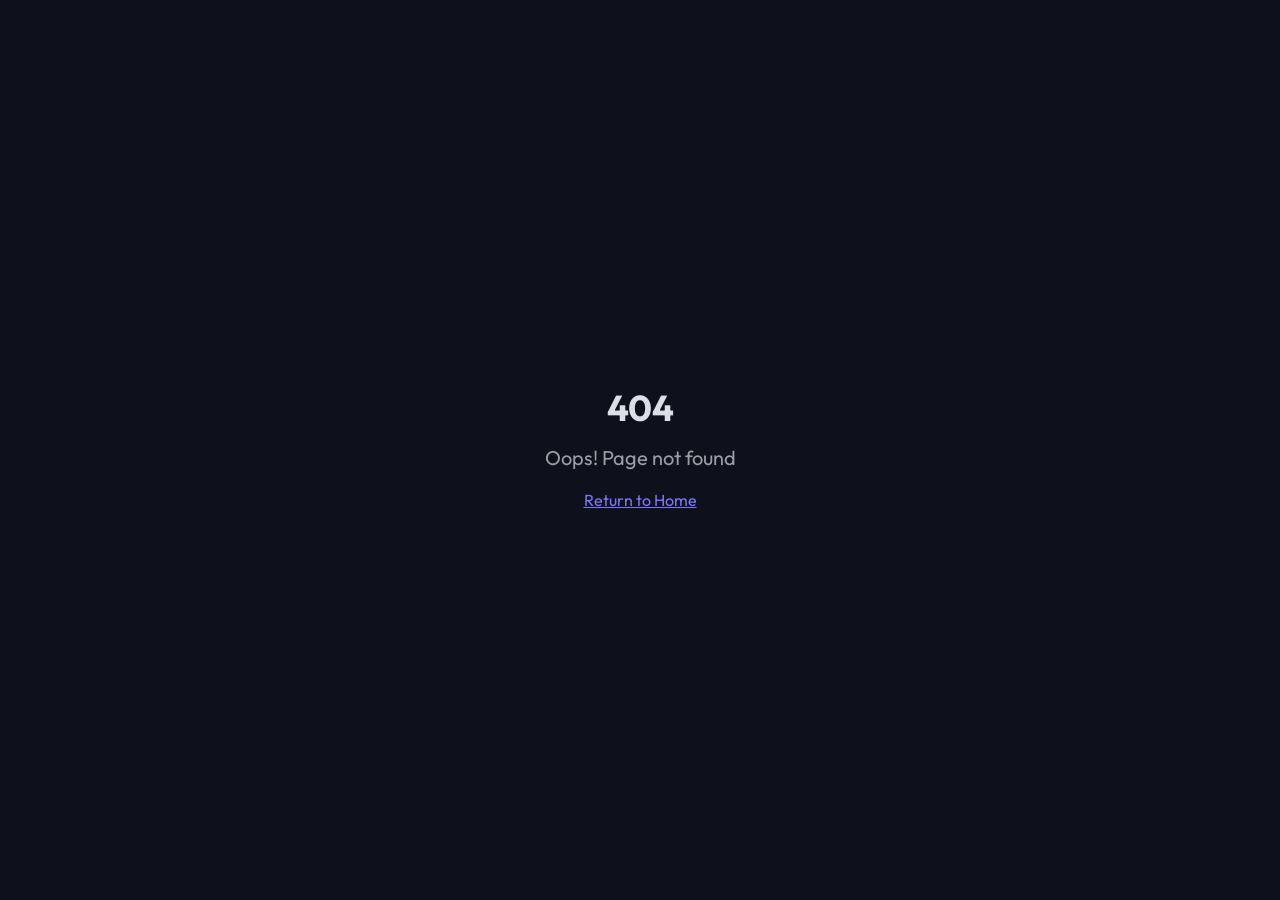
<file: index.html>
<!DOCTYPE html>
<html lang="en" class="dark">
  <head>
    <meta charset="UTF-8" />
    <meta name="viewport" content="width=device-width, initial-scale=1.0" />
    <title>Jahangir Alam Rocky | Backend Developer</title>
    <meta name="description" content="Backend Application Developer based in Rajshahi, Bangladesh. Focused on Go, Node.js, Unity, and Open Source." />
    <meta name="author" content="Jahangir Alam Rocky" />
    
    <meta property="og:title" content="Jahangir Alam Rocky | Backend Developer" />
    <meta property="og:description" content="Backend Application Developer based in Rajshahi, Bangladesh. Focused on Go, Node.js, Unity, and Open Source." />
    <meta property="og:type" content="website" />
    <meta property="og:image" content="https://jahangir1x.github.io/img/avatar.png" />

    <meta name="twitter:card" content="summary_large_image" />
    <meta name="twitter:image" content="https://jahangir1x.github.io/img/avatar.png" />
    
    <link rel="icon" type="image/png" href="https://jahangir1x.github.io/img/avatar.png" />
    <script type="module" crossorigin src="/assets/index-DYJiF9Un.js"></script>
    <link rel="stylesheet" crossorigin href="/assets/index-U20U5nH6.css">
  </head>
  <body>
    <div id="root"></div>
  </body>
</html>
</file>
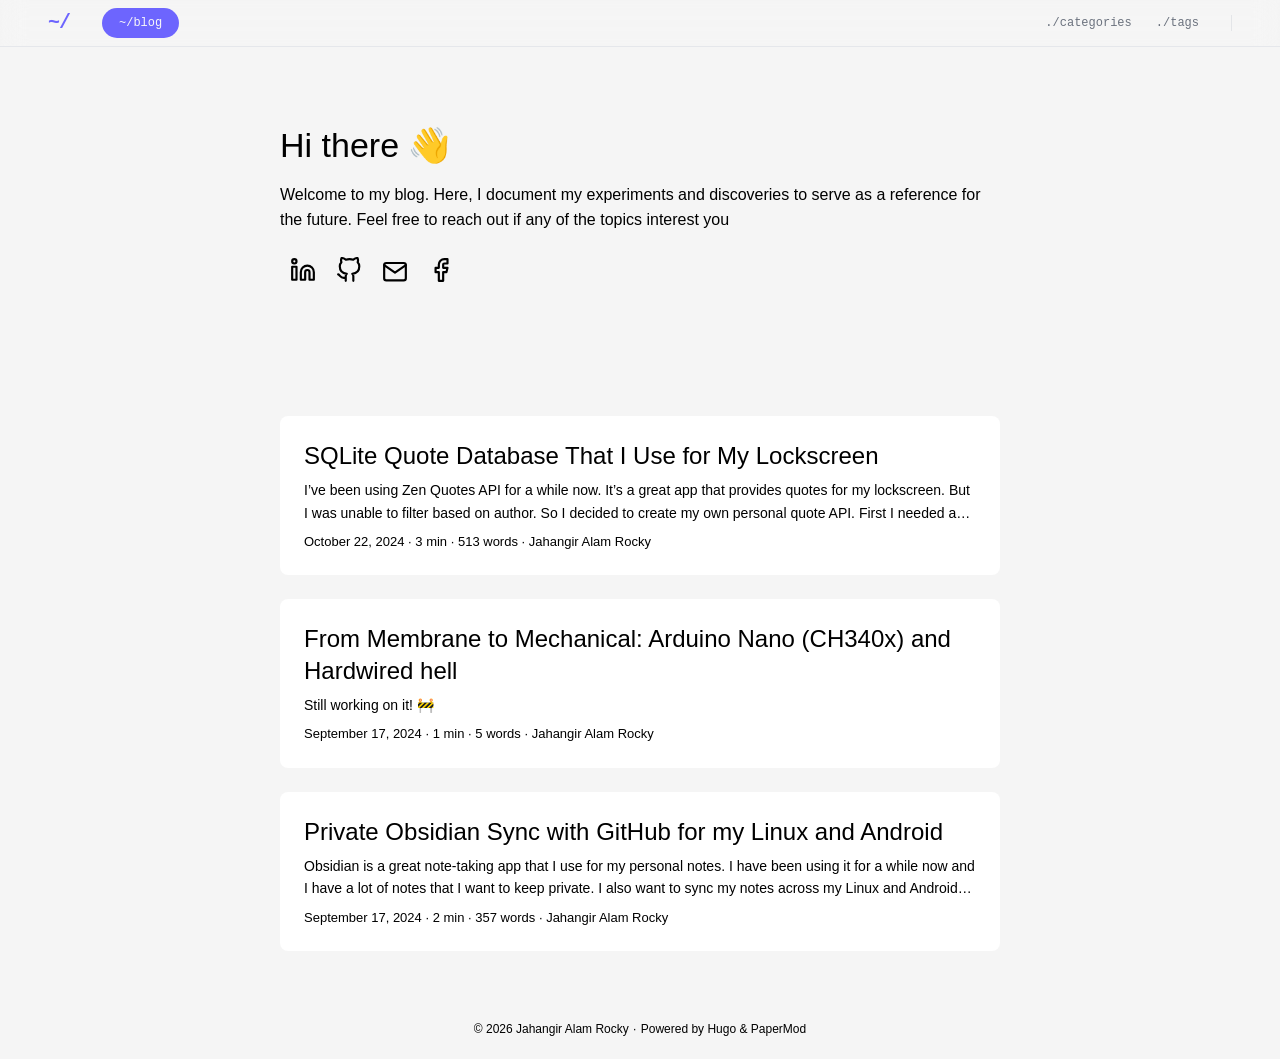
<file: blog/index.html>
<!doctype html><html lang=en dir=auto data-theme=auto><head><meta name=generator content="Hugo 0.154.5"><meta charset=utf-8><meta http-equiv=X-UA-Compatible content="IE=edge"><meta name=viewport content="width=device-width,initial-scale=1,shrink-to-fit=no"><meta name=robots content="index, follow"><title>Jahangir Alam Rocky</title><meta name=keywords content="Blog,Portfolio"><meta name=description content><meta name=author content="Jahangir Alam Rocky"><link rel=canonical href=https://jahangir1x.github.io/blog/><meta name=google-site-verification content="XYZabc"><meta name=yandex-verification content="XYZabc"><meta name=msvalidate.01 content="XYZabc"><link crossorigin=anonymous href=/blog/assets/css/stylesheet.d4bcc2b57fb41ab870e5a240e6b760fd908252bf2ae81d4e9b35311727daea7d.css integrity="sha256-1LzCtX+0Grhw5aJA5rdg/ZCCUr8q6B1OmzUxFyfa6n0=" rel="preload stylesheet" as=style><link rel=icon href=https://jahangir1x.github.io/blog/%3Clink%20/%20abs%20url%3E><link rel=icon type=image/png sizes=16x16 href=https://jahangir1x.github.io/blog/%3Clink%20/%20abs%20url%3E><link rel=icon type=image/png sizes=32x32 href=https://jahangir1x.github.io/blog/%3Clink%20/%20abs%20url%3E><link rel=apple-touch-icon href=https://jahangir1x.github.io/blog/%3Clink%20/%20abs%20url%3E><link rel=mask-icon href=https://jahangir1x.github.io/blog/%3Clink%20/%20abs%20url%3E><meta name=theme-color content="#2e2e33"><meta name=msapplication-TileColor content="#2e2e33"><link rel=alternate type=application/rss+xml href=https://jahangir1x.github.io/blog/index.xml title=rss><link rel=alternate hreflang=en href=https://jahangir1x.github.io/blog/><noscript><style>#theme-toggle,.top-link{display:none}</style><style>@media(prefers-color-scheme:dark){:root{--theme:rgb(29, 30, 32);--entry:rgb(46, 46, 51);--primary:rgb(218, 218, 219);--secondary:rgb(155, 156, 157);--tertiary:rgb(65, 66, 68);--content:rgb(196, 196, 197);--code-block-bg:rgb(46, 46, 51);--code-bg:rgb(55, 56, 62);--border:rgb(51, 51, 51);color-scheme:dark}.list{background:var(--theme)}.toc{background:var(--entry)}}@media(prefers-color-scheme:light){.list::-webkit-scrollbar-thumb{border-color:var(--code-bg)}}</style></noscript><script>localStorage.getItem("pref-theme")==="dark"?document.querySelector("html").dataset.theme="dark":localStorage.getItem("pref-theme")==="light"?document.querySelector("html").dataset.theme="light":window.matchMedia("(prefers-color-scheme: dark)").matches?document.querySelector("html").dataset.theme="dark":document.querySelector("html").dataset.theme="light"</script><link rel=stylesheet href=/blog/css/tailwind.min.8f51ab0cb1226aa87defce1749ea430a895b7247551f878e2a15315565889c73.css integrity="sha256-j1GrDLEiaqh9784XSepDColbckdVH4eOKhUxVWWInHM="><meta property="og:url" content="https://jahangir1x.github.io/blog/"><meta property="og:site_name" content="Jahangir Alam Rocky"><meta property="og:title" content="Jahangir Alam Rocky"><meta property="og:locale" content="en-us"><meta property="og:type" content="website"><meta name=twitter:card content="summary"><meta name=twitter:title content="Jahangir Alam Rocky"><meta name=twitter:description content><script type=application/ld+json>{"@context":"https://schema.org","@type":"Organization","name":"Jahangir Alam Rocky","url":"https://jahangir1x.github.io/blog/","description":"","logo":"https://jahangir1x.github.io/blog/%3Clink%20/%20abs%20url%3E","sameAs":["https://www.linkedin.com/in/jahangir1x","https://github.com/jahangir1x","mailto:jahangir64r@gmail.com","https://facebook.com/rocky10x"]}</script></head><body class=list id=top><header class="fixed top-0 left-0 right-0 z-50 transition-all duration-300 bg-background/80 backdrop-blur-md border-b border-border/50 py-2"><nav class="container mx-auto px-6 md:px-12"><div class="flex items-center justify-between"><div class="flex items-center gap-8"><a href=https://jahangir1x.github.io/ title=JAR_ class="font-mono font-bold text-xl tracking-tighter text-primary hover:text-primary/80 transition-colors">~/
</a><a href=https://jahangir1x.github.io/blog/ class="hidden md:inline-flex items-center justify-center px-4 py-1.5 text-xs font-mono font-medium text-primary-foreground bg-primary border border-transparent rounded-full hover:bg-primary/90 hover:scale-105 hover:shadow-[0_0_15px_rgba(var(--primary),0.5)] transition-all duration-300 transform" title=~/blog>~/blog</a></div><div class="hidden md:flex items-center gap-8"><nav class="flex items-center gap-6"><a href=https://jahangir1x.github.io/blog/categories/ title=./categories class="nav-link text-xs transition-colors text-muted-foreground hover:text-primary">./categories</a>
<a href=https://jahangir1x.github.io/blog/tags/ title=./tags class="nav-link text-xs transition-colors text-muted-foreground hover:text-primary">./tags</a></nav><div class="w-px h-4 bg-border"></div></div></div></nav></header><script>(function(){const e=document.getElementById("mobile-menu-button");if(!e)return;const n=document.getElementById("mobile-menu"),s=document.getElementById("mobile-menu-open-icon"),o=document.getElementById("mobile-menu-close-icon");e.addEventListener("click",()=>{const t=e.getAttribute("aria-expanded")==="true";e.setAttribute("aria-expanded",!t),n.classList.toggle("hidden"),s.classList.toggle("hidden"),o.classList.toggle("hidden")});const t=document.getElementById("mobile-theme-toggle");if(t){const e=document.getElementById("theme-toggle");t.addEventListener("click",()=>{e&&e.click()})}})()</script><main class=main><article class="first-entry home-info"><header class=entry-header><h1>Hi there 👋</h1></header><div class=entry-content>Welcome to my blog. Here, I document my experiments and discoveries to serve as a reference for the future. Feel free to reach out if any of the topics interest you</div><footer class=entry-footer><div class=social-icons><a href=https://www.linkedin.com/in/jahangir1x target=_blank rel="noopener noreferrer me" title=Linkedin><svg viewBox="0 0 24 24" fill="none" stroke="currentColor" stroke-width="2" stroke-linecap="round" stroke-linejoin="round"><path d="M16 8a6 6 0 016 6v7h-4v-7a2 2 0 00-2-2 2 2 0 00-2 2v7h-4v-7a6 6 0 016-6z"/><rect x="2" y="9" width="4" height="12"/><circle cx="4" cy="4" r="2"/></svg>
</a><a href=https://github.com/jahangir1x target=_blank rel="noopener noreferrer me" title=Github><svg viewBox="0 0 24 24" fill="none" stroke="currentColor" stroke-width="2" stroke-linecap="round" stroke-linejoin="round"><path d="M9 19c-5 1.5-5-2.5-7-3m14 6v-3.87a3.37 3.37.0 00-.94-2.61c3.14-.35 6.44-1.54 6.44-7A5.44 5.44.0 0020 4.77 5.07 5.07.0 0019.91 1S18.73.65 16 2.48a13.38 13.38.0 00-7 0C6.27.65 5.09 1 5.09 1A5.07 5.07.0 005 4.77 5.44 5.44.0 003.5 8.55c0 5.42 3.3 6.61 6.44 7A3.37 3.37.0 009 18.13V22"/></svg>
</a><a href=mailto:jahangir64r@gmail.com target=_blank rel="noopener noreferrer me" title=Email><svg viewBox="0 0 24 21" fill="none" stroke="currentColor" stroke-width="2" stroke-linecap="round" stroke-linejoin="round"><path d="M4 4h16c1.1.0 2 .9 2 2v12c0 1.1-.9 2-2 2H4c-1.1.0-2-.9-2-2V6c0-1.1.9-2 2-2z"/><polyline points="22,6 12,13 2,6"/></svg>
</a><a href=https://facebook.com/rocky10x target=_blank rel="noopener noreferrer me" title=Facebook><svg viewBox="0 0 24 24" fill="none" stroke="currentColor" stroke-width="2" stroke-linecap="round" stroke-linejoin="round"><path d="M18 2h-3a5 5 0 00-5 5v3H7v4h3v8h4v-8h3l1-4h-4V7a1 1 0 011-1h3z"/></svg></a></div></footer></article><article class=post-entry><header class=entry-header><h2 class=entry-hint-parent>SQLite Quote Database That I Use for My Lockscreen</h2></header><div class=entry-content><p>I’ve been using Zen Quotes API for a while now. It’s a great app that provides quotes for my lockscreen. But I was unable to filter based on author. So I decided to create my own personal quote API.
First I needed a source of quotes. I found datasets of quotes on Kaggle Quotes Dataset and Quotes-500K. I think these datasets were created by scraping the web for quotes.
The Plan Create sqlite database to store quotes. Create table quotes with columns quote, author, tags. Import quotes from the dataset. Perform READ operations on the database. easy peasy. The Implementation The problem is that one dataset is in csv format and the other is in json format. We need a common format to import the quotes into the database. I decided to convert the json dataset to csv format. Time to flex my command-line-fu.
...</p></div><footer class=entry-footer><span title='2024-10-22 19:25:07 +0600 +06'>October 22, 2024</span>&nbsp;·&nbsp;<span>3 min</span>&nbsp;·&nbsp;<span>513 words</span>&nbsp;·&nbsp;<span>Jahangir Alam Rocky</span></footer><a class=entry-link aria-label="post link to SQLite Quote Database That I Use for My Lockscreen" href=https://jahangir1x.github.io/blog/posts/sqlite-quote-db/></a></article><article class=post-entry><header class=entry-header><h2 class=entry-hint-parent>From Membrane to Mechanical: Arduino Nano (CH340x) and Hardwired hell</h2></header><div class=entry-content><p>Still working on it! 🚧</p></div><footer class=entry-footer><span title='2024-09-17 21:37:41 +0600 +06'>September 17, 2024</span>&nbsp;·&nbsp;<span>1 min</span>&nbsp;·&nbsp;<span>5 words</span>&nbsp;·&nbsp;<span>Jahangir Alam Rocky</span></footer><a class=entry-link aria-label="post link to From Membrane to Mechanical: Arduino Nano (CH340x) and Hardwired hell" href=https://jahangir1x.github.io/blog/posts/from-membrane-to-mechanical/></a></article><article class=post-entry><header class=entry-header><h2 class=entry-hint-parent>Private Obsidian Sync with GitHub for my Linux and Android</h2></header><div class=entry-content><p>Obsidian is a great note-taking app that I use for my personal notes. I have been using it for a while now and I have a lot of notes that I want to keep private. I also want to sync my notes across my Linux and Android devices.
First I initialized a git repository in my Obsidian vault folder. And pushed it to a private GitHub repository git@github.com:jahangir1x/obsidian-vault.git
A typical obsidian vault has .obsidian folder that contains the configuration and metadata of the vault. I have created a bash script sync.sh that will sync the vault with the GitHub repository.
...</p></div><footer class=entry-footer><span title='2024-09-17 21:37:41 +0600 +06'>September 17, 2024</span>&nbsp;·&nbsp;<span>2 min</span>&nbsp;·&nbsp;<span>357 words</span>&nbsp;·&nbsp;<span>Jahangir Alam Rocky</span></footer><a class=entry-link aria-label="post link to Private Obsidian Sync with GitHub for my Linux and Android" href=https://jahangir1x.github.io/blog/posts/private-obsidian-sync-with-github/></a></article></main><footer class=footer><span>&copy; 2026 <a href=https://jahangir1x.github.io/blog/>Jahangir Alam Rocky</a></span> ·
<span>Powered by
<a href=https://gohugo.io/ rel="noopener noreferrer" target=_blank>Hugo</a> &
<a href=https://github.com/adityatelange/hugo-PaperMod/ rel=noopener target=_blank>PaperMod</a></span></footer><a href=#top aria-label="go to top" title="Go to Top (Alt + G)" class=top-link id=top-link accesskey=g><svg viewBox="0 0 12 6" fill="currentColor"><path d="M12 6H0l6-6z"/></svg>
</a><script>let menu=document.getElementById("menu");if(menu){const e=localStorage.getItem("menu-scroll-position");e&&(menu.scrollLeft=parseInt(e,10)),menu.onscroll=function(){localStorage.setItem("menu-scroll-position",menu.scrollLeft)}}document.querySelectorAll('a[href^="#"]').forEach(e=>{e.addEventListener("click",function(e){e.preventDefault();var t=this.getAttribute("href").substr(1);window.matchMedia("(prefers-reduced-motion: reduce)").matches?document.querySelector(`[id='${decodeURIComponent(t)}']`).scrollIntoView():document.querySelector(`[id='${decodeURIComponent(t)}']`).scrollIntoView({behavior:"smooth"}),t==="top"?history.replaceState(null,null," "):history.pushState(null,null,`#${t}`)})})</script><script>var mybutton=document.getElementById("top-link");window.onscroll=function(){document.body.scrollTop>800||document.documentElement.scrollTop>800?(mybutton.style.visibility="visible",mybutton.style.opacity="1"):(mybutton.style.visibility="hidden",mybutton.style.opacity="0")}</script><script>document.getElementById("theme-toggle").addEventListener("click",()=>{const t=document.querySelector("html"),e=document.getElementById("theme-toggle-slider"),n=document.getElementById("moon"),s=document.getElementById("sun");t.dataset.theme==="dark"?(t.dataset.theme="light",localStorage.setItem("pref-theme","light"),e.classList.remove("translate-x-7"),e.classList.add("translate-x-0"),n.classList.add("hidden"),s.classList.remove("hidden")):(t.dataset.theme="dark",localStorage.setItem("pref-theme","dark"),e.classList.remove("translate-x-0"),e.classList.add("translate-x-7"),s.classList.add("hidden"),n.classList.remove("hidden"))})</script></body></html>
</file>
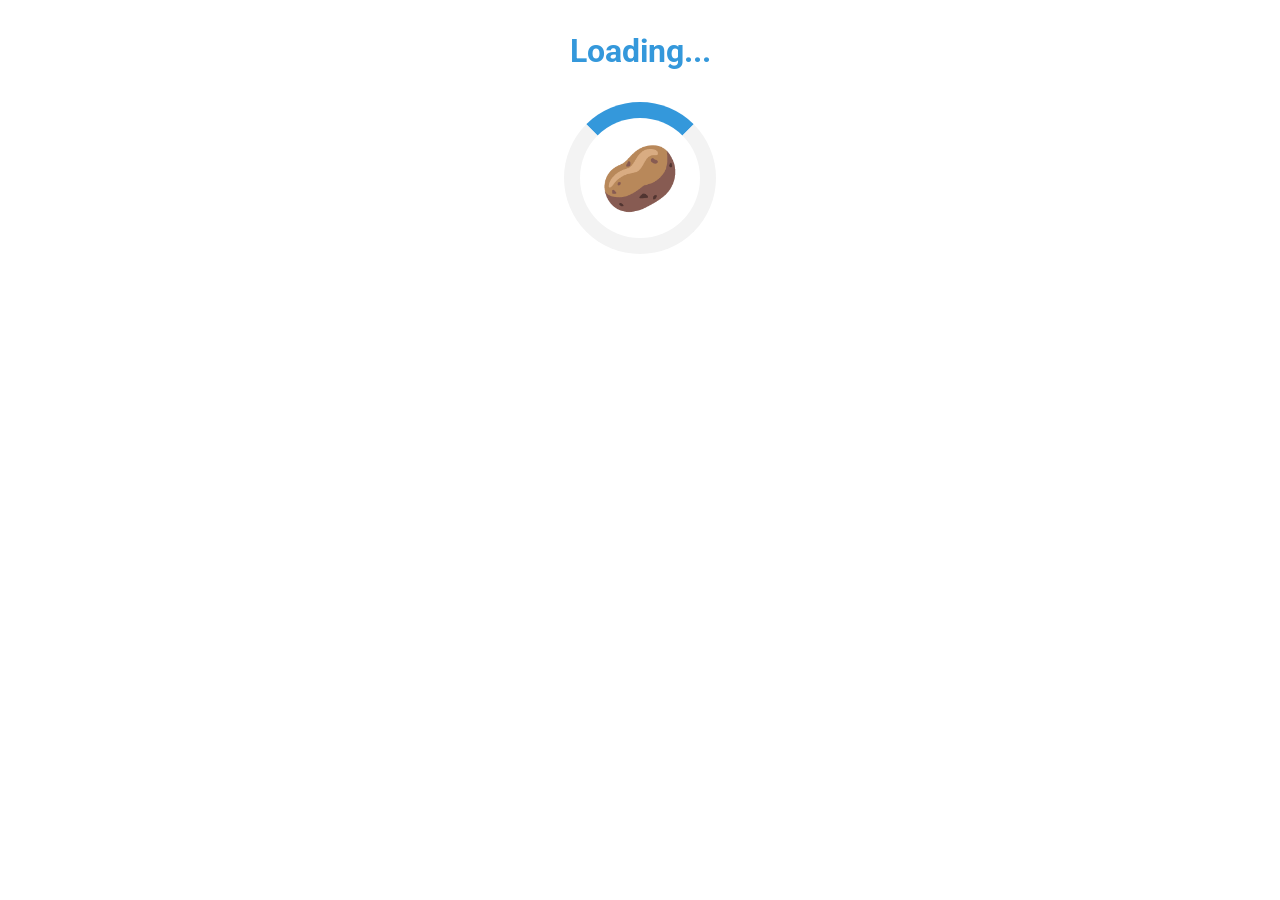
<file: meal-info/index.html>
<!DOCTYPE html>
<html lang="en">
    <head>
        <meta charset="UTF-8" />
        <meta name="viewport" content="width=device-width, initial-scale=1.0" />
        <meta http-equiv="cache-control" content="no-cache" />
        <meta http-equiv="expires" content="0" />
        <meta http-equiv="pragma" content="no-cache" />
        <meta
            name="description"
            content="Meal information for Alam Student Palace"
        />
        <meta
            name="keywords"
            content="Meal, Alam Student Palace, Alam, Student, Palace, Meal Information, Meal Info, Meal Info Alam Student Palace, Meal Info ASP"
        />
        <meta name="author" content="Jahangir Alam Rocky" />
        <meta name="robots" content="index, follow" />
        <meta name="googlebot" content="index, follow" />
        <meta name="google" content="notranslate" />
        <link id="favicon" rel="icon" href="" />
        <title>Meal Information | Alam Student Palace</title>
        <link
            rel="stylesheet"
            href="https://fonts.googleapis.com/css?family=Roboto"
        />
        <link rel="stylesheet" href="/meal-info/css/style.css" />
        <script src="/meal-info/js/sheet_handler.js"></script>
    </head>
    <body>
        <div id="sheet-summary">
            <p class="load-text">Loading...</p>
            <div class="loader">
                <div class="food-emoji" id="food-emoji"></div>
            </div>
        </div>
    </body>
</html>
</file>
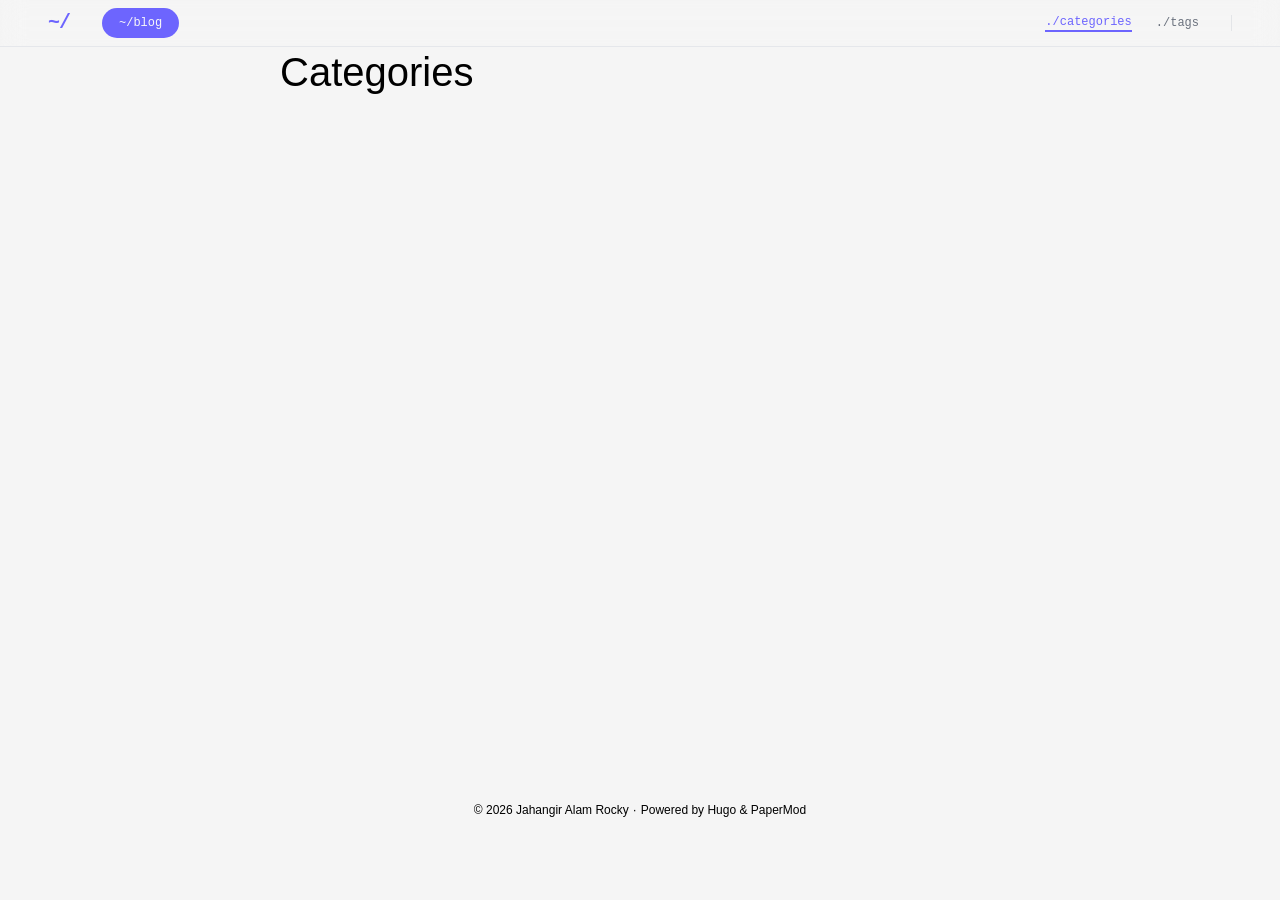
<file: blog/categories/index.html>
<!doctype html><html lang=en dir=auto data-theme=auto><head><meta charset=utf-8><meta http-equiv=X-UA-Compatible content="IE=edge"><meta name=viewport content="width=device-width,initial-scale=1,shrink-to-fit=no"><meta name=robots content="index, follow"><title>Categories | Jahangir Alam Rocky</title><meta name=keywords content><meta name=description content><meta name=author content="Jahangir Alam Rocky"><link rel=canonical href=https://jahangir1x.github.io/blog/categories/><meta name=google-site-verification content="XYZabc"><meta name=yandex-verification content="XYZabc"><meta name=msvalidate.01 content="XYZabc"><link crossorigin=anonymous href=/blog/assets/css/stylesheet.d4bcc2b57fb41ab870e5a240e6b760fd908252bf2ae81d4e9b35311727daea7d.css integrity="sha256-1LzCtX+0Grhw5aJA5rdg/ZCCUr8q6B1OmzUxFyfa6n0=" rel="preload stylesheet" as=style><link rel=icon href=https://jahangir1x.github.io/blog/%3Clink%20/%20abs%20url%3E><link rel=icon type=image/png sizes=16x16 href=https://jahangir1x.github.io/blog/%3Clink%20/%20abs%20url%3E><link rel=icon type=image/png sizes=32x32 href=https://jahangir1x.github.io/blog/%3Clink%20/%20abs%20url%3E><link rel=apple-touch-icon href=https://jahangir1x.github.io/blog/%3Clink%20/%20abs%20url%3E><link rel=mask-icon href=https://jahangir1x.github.io/blog/%3Clink%20/%20abs%20url%3E><meta name=theme-color content="#2e2e33"><meta name=msapplication-TileColor content="#2e2e33"><link rel=alternate type=application/rss+xml href=https://jahangir1x.github.io/blog/categories/index.xml title=rss><link rel=alternate hreflang=en href=https://jahangir1x.github.io/blog/categories/><noscript><style>#theme-toggle,.top-link{display:none}</style><style>@media(prefers-color-scheme:dark){:root{--theme:rgb(29, 30, 32);--entry:rgb(46, 46, 51);--primary:rgb(218, 218, 219);--secondary:rgb(155, 156, 157);--tertiary:rgb(65, 66, 68);--content:rgb(196, 196, 197);--code-block-bg:rgb(46, 46, 51);--code-bg:rgb(55, 56, 62);--border:rgb(51, 51, 51);color-scheme:dark}.list{background:var(--theme)}.toc{background:var(--entry)}}@media(prefers-color-scheme:light){.list::-webkit-scrollbar-thumb{border-color:var(--code-bg)}}</style></noscript><script>localStorage.getItem("pref-theme")==="dark"?document.querySelector("html").dataset.theme="dark":localStorage.getItem("pref-theme")==="light"?document.querySelector("html").dataset.theme="light":window.matchMedia("(prefers-color-scheme: dark)").matches?document.querySelector("html").dataset.theme="dark":document.querySelector("html").dataset.theme="light"</script><link rel=stylesheet href=/blog/css/tailwind.min.8f51ab0cb1226aa87defce1749ea430a895b7247551f878e2a15315565889c73.css integrity="sha256-j1GrDLEiaqh9784XSepDColbckdVH4eOKhUxVWWInHM="><meta property="og:url" content="https://jahangir1x.github.io/blog/categories/"><meta property="og:site_name" content="Jahangir Alam Rocky"><meta property="og:title" content="Categories"><meta property="og:locale" content="en-us"><meta property="og:type" content="website"><meta name=twitter:card content="summary"><meta name=twitter:title content="Categories"><meta name=twitter:description content></head><body class=list id=top><header class="fixed top-0 left-0 right-0 z-50 transition-all duration-300 bg-background/80 backdrop-blur-md border-b border-border/50 py-2"><nav class="container mx-auto px-6 md:px-12"><div class="flex items-center justify-between"><div class="flex items-center gap-8"><a href=https://jahangir1x.github.io/ title=JAR_ class="font-mono font-bold text-xl tracking-tighter text-primary hover:text-primary/80 transition-colors">~/
</a><a href=https://jahangir1x.github.io/blog/ class="hidden md:inline-flex items-center justify-center px-4 py-1.5 text-xs font-mono font-medium text-primary-foreground bg-primary border border-transparent rounded-full hover:bg-primary/90 hover:scale-105 hover:shadow-[0_0_15px_rgba(var(--primary),0.5)] transition-all duration-300 transform" title=~/blog>~/blog</a></div><div class="hidden md:flex items-center gap-8"><nav class="flex items-center gap-6"><a href=https://jahangir1x.github.io/blog/categories/ title=./categories class="nav-link text-xs transition-colors font-medium text-primary border-b-2 border-current">./categories</a>
<a href=https://jahangir1x.github.io/blog/tags/ title=./tags class="nav-link text-xs transition-colors text-muted-foreground hover:text-primary">./tags</a></nav><div class="w-px h-4 bg-border"></div></div></div></nav></header><script>(function(){const e=document.getElementById("mobile-menu-button");if(!e)return;const n=document.getElementById("mobile-menu"),s=document.getElementById("mobile-menu-open-icon"),o=document.getElementById("mobile-menu-close-icon");e.addEventListener("click",()=>{const t=e.getAttribute("aria-expanded")==="true";e.setAttribute("aria-expanded",!t),n.classList.toggle("hidden"),s.classList.toggle("hidden"),o.classList.toggle("hidden")});const t=document.getElementById("mobile-theme-toggle");if(t){const e=document.getElementById("theme-toggle");t.addEventListener("click",()=>{e&&e.click()})}})()</script><main class=main><header class=page-header><h1>Categories</h1></header><ul class=terms-tags></ul></main><footer class=footer><span>&copy; 2026 <a href=https://jahangir1x.github.io/blog/>Jahangir Alam Rocky</a></span> ·
<span>Powered by
<a href=https://gohugo.io/ rel="noopener noreferrer" target=_blank>Hugo</a> &
<a href=https://github.com/adityatelange/hugo-PaperMod/ rel=noopener target=_blank>PaperMod</a></span></footer><a href=#top aria-label="go to top" title="Go to Top (Alt + G)" class=top-link id=top-link accesskey=g><svg viewBox="0 0 12 6" fill="currentColor"><path d="M12 6H0l6-6z"/></svg>
</a><script>let menu=document.getElementById("menu");if(menu){const e=localStorage.getItem("menu-scroll-position");e&&(menu.scrollLeft=parseInt(e,10)),menu.onscroll=function(){localStorage.setItem("menu-scroll-position",menu.scrollLeft)}}document.querySelectorAll('a[href^="#"]').forEach(e=>{e.addEventListener("click",function(e){e.preventDefault();var t=this.getAttribute("href").substr(1);window.matchMedia("(prefers-reduced-motion: reduce)").matches?document.querySelector(`[id='${decodeURIComponent(t)}']`).scrollIntoView():document.querySelector(`[id='${decodeURIComponent(t)}']`).scrollIntoView({behavior:"smooth"}),t==="top"?history.replaceState(null,null," "):history.pushState(null,null,`#${t}`)})})</script><script>var mybutton=document.getElementById("top-link");window.onscroll=function(){document.body.scrollTop>800||document.documentElement.scrollTop>800?(mybutton.style.visibility="visible",mybutton.style.opacity="1"):(mybutton.style.visibility="hidden",mybutton.style.opacity="0")}</script><script>document.getElementById("theme-toggle").addEventListener("click",()=>{const t=document.querySelector("html"),e=document.getElementById("theme-toggle-slider"),n=document.getElementById("moon"),s=document.getElementById("sun");t.dataset.theme==="dark"?(t.dataset.theme="light",localStorage.setItem("pref-theme","light"),e.classList.remove("translate-x-7"),e.classList.add("translate-x-0"),n.classList.add("hidden"),s.classList.remove("hidden")):(t.dataset.theme="dark",localStorage.setItem("pref-theme","dark"),e.classList.remove("translate-x-0"),e.classList.add("translate-x-7"),s.classList.add("hidden"),n.classList.remove("hidden"))})</script></body></html>
</file>
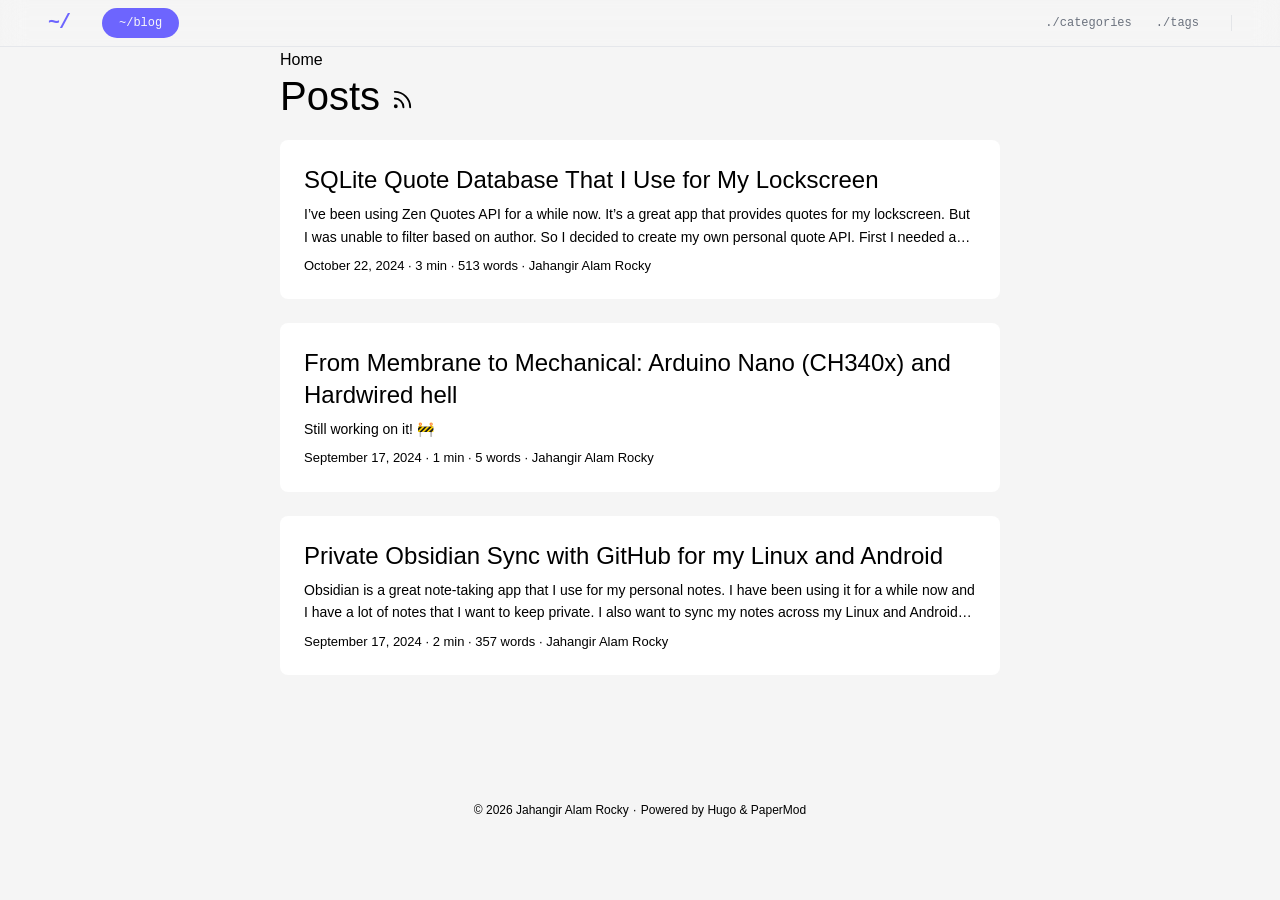
<file: blog/posts/index.html>
<!doctype html><html lang=en dir=auto data-theme=auto><head><meta charset=utf-8><meta http-equiv=X-UA-Compatible content="IE=edge"><meta name=viewport content="width=device-width,initial-scale=1,shrink-to-fit=no"><meta name=robots content="index, follow"><title>Posts | Jahangir Alam Rocky</title><meta name=keywords content><meta name=description content="Posts - Jahangir Alam Rocky"><meta name=author content="Jahangir Alam Rocky"><link rel=canonical href=https://jahangir1x.github.io/blog/posts/><meta name=google-site-verification content="XYZabc"><meta name=yandex-verification content="XYZabc"><meta name=msvalidate.01 content="XYZabc"><link crossorigin=anonymous href=/blog/assets/css/stylesheet.d4bcc2b57fb41ab870e5a240e6b760fd908252bf2ae81d4e9b35311727daea7d.css integrity="sha256-1LzCtX+0Grhw5aJA5rdg/ZCCUr8q6B1OmzUxFyfa6n0=" rel="preload stylesheet" as=style><link rel=icon href=https://jahangir1x.github.io/blog/%3Clink%20/%20abs%20url%3E><link rel=icon type=image/png sizes=16x16 href=https://jahangir1x.github.io/blog/%3Clink%20/%20abs%20url%3E><link rel=icon type=image/png sizes=32x32 href=https://jahangir1x.github.io/blog/%3Clink%20/%20abs%20url%3E><link rel=apple-touch-icon href=https://jahangir1x.github.io/blog/%3Clink%20/%20abs%20url%3E><link rel=mask-icon href=https://jahangir1x.github.io/blog/%3Clink%20/%20abs%20url%3E><meta name=theme-color content="#2e2e33"><meta name=msapplication-TileColor content="#2e2e33"><link rel=alternate type=application/rss+xml href=https://jahangir1x.github.io/blog/posts/index.xml title=rss><link rel=alternate hreflang=en href=https://jahangir1x.github.io/blog/posts/><noscript><style>#theme-toggle,.top-link{display:none}</style><style>@media(prefers-color-scheme:dark){:root{--theme:rgb(29, 30, 32);--entry:rgb(46, 46, 51);--primary:rgb(218, 218, 219);--secondary:rgb(155, 156, 157);--tertiary:rgb(65, 66, 68);--content:rgb(196, 196, 197);--code-block-bg:rgb(46, 46, 51);--code-bg:rgb(55, 56, 62);--border:rgb(51, 51, 51);color-scheme:dark}.list{background:var(--theme)}.toc{background:var(--entry)}}@media(prefers-color-scheme:light){.list::-webkit-scrollbar-thumb{border-color:var(--code-bg)}}</style></noscript><script>localStorage.getItem("pref-theme")==="dark"?document.querySelector("html").dataset.theme="dark":localStorage.getItem("pref-theme")==="light"?document.querySelector("html").dataset.theme="light":window.matchMedia("(prefers-color-scheme: dark)").matches?document.querySelector("html").dataset.theme="dark":document.querySelector("html").dataset.theme="light"</script><link rel=stylesheet href=/blog/css/tailwind.min.8f51ab0cb1226aa87defce1749ea430a895b7247551f878e2a15315565889c73.css integrity="sha256-j1GrDLEiaqh9784XSepDColbckdVH4eOKhUxVWWInHM="><meta property="og:url" content="https://jahangir1x.github.io/blog/posts/"><meta property="og:site_name" content="Jahangir Alam Rocky"><meta property="og:title" content="Posts"><meta property="og:locale" content="en-us"><meta property="og:type" content="website"><meta name=twitter:card content="summary"><meta name=twitter:title content="Posts"><meta name=twitter:description content><script type=application/ld+json>{"@context":"https://schema.org","@type":"BreadcrumbList","itemListElement":[{"@type":"ListItem","position":1,"name":"Posts","item":"https://jahangir1x.github.io/blog/posts/"}]}</script></head><body class=list id=top><header class="fixed top-0 left-0 right-0 z-50 transition-all duration-300 bg-background/80 backdrop-blur-md border-b border-border/50 py-2"><nav class="container mx-auto px-6 md:px-12"><div class="flex items-center justify-between"><div class="flex items-center gap-8"><a href=https://jahangir1x.github.io/ title=JAR_ class="font-mono font-bold text-xl tracking-tighter text-primary hover:text-primary/80 transition-colors">~/
</a><a href=https://jahangir1x.github.io/blog/ class="hidden md:inline-flex items-center justify-center px-4 py-1.5 text-xs font-mono font-medium text-primary-foreground bg-primary border border-transparent rounded-full hover:bg-primary/90 hover:scale-105 hover:shadow-[0_0_15px_rgba(var(--primary),0.5)] transition-all duration-300 transform" title=~/blog>~/blog</a></div><div class="hidden md:flex items-center gap-8"><nav class="flex items-center gap-6"><a href=https://jahangir1x.github.io/blog/categories/ title=./categories class="nav-link text-xs transition-colors text-muted-foreground hover:text-primary">./categories</a>
<a href=https://jahangir1x.github.io/blog/tags/ title=./tags class="nav-link text-xs transition-colors text-muted-foreground hover:text-primary">./tags</a></nav><div class="w-px h-4 bg-border"></div></div></div></nav></header><script>(function(){const e=document.getElementById("mobile-menu-button");if(!e)return;const n=document.getElementById("mobile-menu"),s=document.getElementById("mobile-menu-open-icon"),o=document.getElementById("mobile-menu-close-icon");e.addEventListener("click",()=>{const t=e.getAttribute("aria-expanded")==="true";e.setAttribute("aria-expanded",!t),n.classList.toggle("hidden"),s.classList.toggle("hidden"),o.classList.toggle("hidden")});const t=document.getElementById("mobile-theme-toggle");if(t){const e=document.getElementById("theme-toggle");t.addEventListener("click",()=>{e&&e.click()})}})()</script><main class=main><header class=page-header><div class=breadcrumbs><a href=https://jahangir1x.github.io/blog/>Home</a></div><h1>Posts
<a href=/blog/posts/index.xml title=RSS aria-label=RSS><svg viewBox="0 0 24 24" fill="none" stroke="currentColor" stroke-width="2" stroke-linecap="round" stroke-linejoin="round" height="23"><path d="M4 11a9 9 0 019 9"/><path d="M4 4a16 16 0 0116 16"/><circle cx="5" cy="19" r="1"/></svg></a></h1></header><article class=post-entry><header class=entry-header><h2 class=entry-hint-parent>SQLite Quote Database That I Use for My Lockscreen</h2></header><div class=entry-content><p>I’ve been using Zen Quotes API for a while now. It’s a great app that provides quotes for my lockscreen. But I was unable to filter based on author. So I decided to create my own personal quote API.
First I needed a source of quotes. I found datasets of quotes on Kaggle Quotes Dataset and Quotes-500K. I think these datasets were created by scraping the web for quotes.
The Plan Create sqlite database to store quotes. Create table quotes with columns quote, author, tags. Import quotes from the dataset. Perform READ operations on the database. easy peasy. The Implementation The problem is that one dataset is in csv format and the other is in json format. We need a common format to import the quotes into the database. I decided to convert the json dataset to csv format. Time to flex my command-line-fu.
...</p></div><footer class=entry-footer><span title='2024-10-22 19:25:07 +0600 +06'>October 22, 2024</span>&nbsp;·&nbsp;<span>3 min</span>&nbsp;·&nbsp;<span>513 words</span>&nbsp;·&nbsp;<span>Jahangir Alam Rocky</span></footer><a class=entry-link aria-label="post link to SQLite Quote Database That I Use for My Lockscreen" href=https://jahangir1x.github.io/blog/posts/sqlite-quote-db/></a></article><article class=post-entry><header class=entry-header><h2 class=entry-hint-parent>From Membrane to Mechanical: Arduino Nano (CH340x) and Hardwired hell</h2></header><div class=entry-content><p>Still working on it! 🚧</p></div><footer class=entry-footer><span title='2024-09-17 21:37:41 +0600 +06'>September 17, 2024</span>&nbsp;·&nbsp;<span>1 min</span>&nbsp;·&nbsp;<span>5 words</span>&nbsp;·&nbsp;<span>Jahangir Alam Rocky</span></footer><a class=entry-link aria-label="post link to From Membrane to Mechanical: Arduino Nano (CH340x) and Hardwired hell" href=https://jahangir1x.github.io/blog/posts/from-membrane-to-mechanical/></a></article><article class=post-entry><header class=entry-header><h2 class=entry-hint-parent>Private Obsidian Sync with GitHub for my Linux and Android</h2></header><div class=entry-content><p>Obsidian is a great note-taking app that I use for my personal notes. I have been using it for a while now and I have a lot of notes that I want to keep private. I also want to sync my notes across my Linux and Android devices.
First I initialized a git repository in my Obsidian vault folder. And pushed it to a private GitHub repository git@github.com:jahangir1x/obsidian-vault.git
A typical obsidian vault has .obsidian folder that contains the configuration and metadata of the vault. I have created a bash script sync.sh that will sync the vault with the GitHub repository.
...</p></div><footer class=entry-footer><span title='2024-09-17 21:37:41 +0600 +06'>September 17, 2024</span>&nbsp;·&nbsp;<span>2 min</span>&nbsp;·&nbsp;<span>357 words</span>&nbsp;·&nbsp;<span>Jahangir Alam Rocky</span></footer><a class=entry-link aria-label="post link to Private Obsidian Sync with GitHub for my Linux and Android" href=https://jahangir1x.github.io/blog/posts/private-obsidian-sync-with-github/></a></article></main><footer class=footer><span>&copy; 2026 <a href=https://jahangir1x.github.io/blog/>Jahangir Alam Rocky</a></span> ·
<span>Powered by
<a href=https://gohugo.io/ rel="noopener noreferrer" target=_blank>Hugo</a> &
<a href=https://github.com/adityatelange/hugo-PaperMod/ rel=noopener target=_blank>PaperMod</a></span></footer><a href=#top aria-label="go to top" title="Go to Top (Alt + G)" class=top-link id=top-link accesskey=g><svg viewBox="0 0 12 6" fill="currentColor"><path d="M12 6H0l6-6z"/></svg>
</a><script>let menu=document.getElementById("menu");if(menu){const e=localStorage.getItem("menu-scroll-position");e&&(menu.scrollLeft=parseInt(e,10)),menu.onscroll=function(){localStorage.setItem("menu-scroll-position",menu.scrollLeft)}}document.querySelectorAll('a[href^="#"]').forEach(e=>{e.addEventListener("click",function(e){e.preventDefault();var t=this.getAttribute("href").substr(1);window.matchMedia("(prefers-reduced-motion: reduce)").matches?document.querySelector(`[id='${decodeURIComponent(t)}']`).scrollIntoView():document.querySelector(`[id='${decodeURIComponent(t)}']`).scrollIntoView({behavior:"smooth"}),t==="top"?history.replaceState(null,null," "):history.pushState(null,null,`#${t}`)})})</script><script>var mybutton=document.getElementById("top-link");window.onscroll=function(){document.body.scrollTop>800||document.documentElement.scrollTop>800?(mybutton.style.visibility="visible",mybutton.style.opacity="1"):(mybutton.style.visibility="hidden",mybutton.style.opacity="0")}</script><script>document.getElementById("theme-toggle").addEventListener("click",()=>{const t=document.querySelector("html"),e=document.getElementById("theme-toggle-slider"),n=document.getElementById("moon"),s=document.getElementById("sun");t.dataset.theme==="dark"?(t.dataset.theme="light",localStorage.setItem("pref-theme","light"),e.classList.remove("translate-x-7"),e.classList.add("translate-x-0"),n.classList.add("hidden"),s.classList.remove("hidden")):(t.dataset.theme="dark",localStorage.setItem("pref-theme","dark"),e.classList.remove("translate-x-0"),e.classList.add("translate-x-7"),s.classList.add("hidden"),n.classList.remove("hidden"))})</script></body></html>
</file>
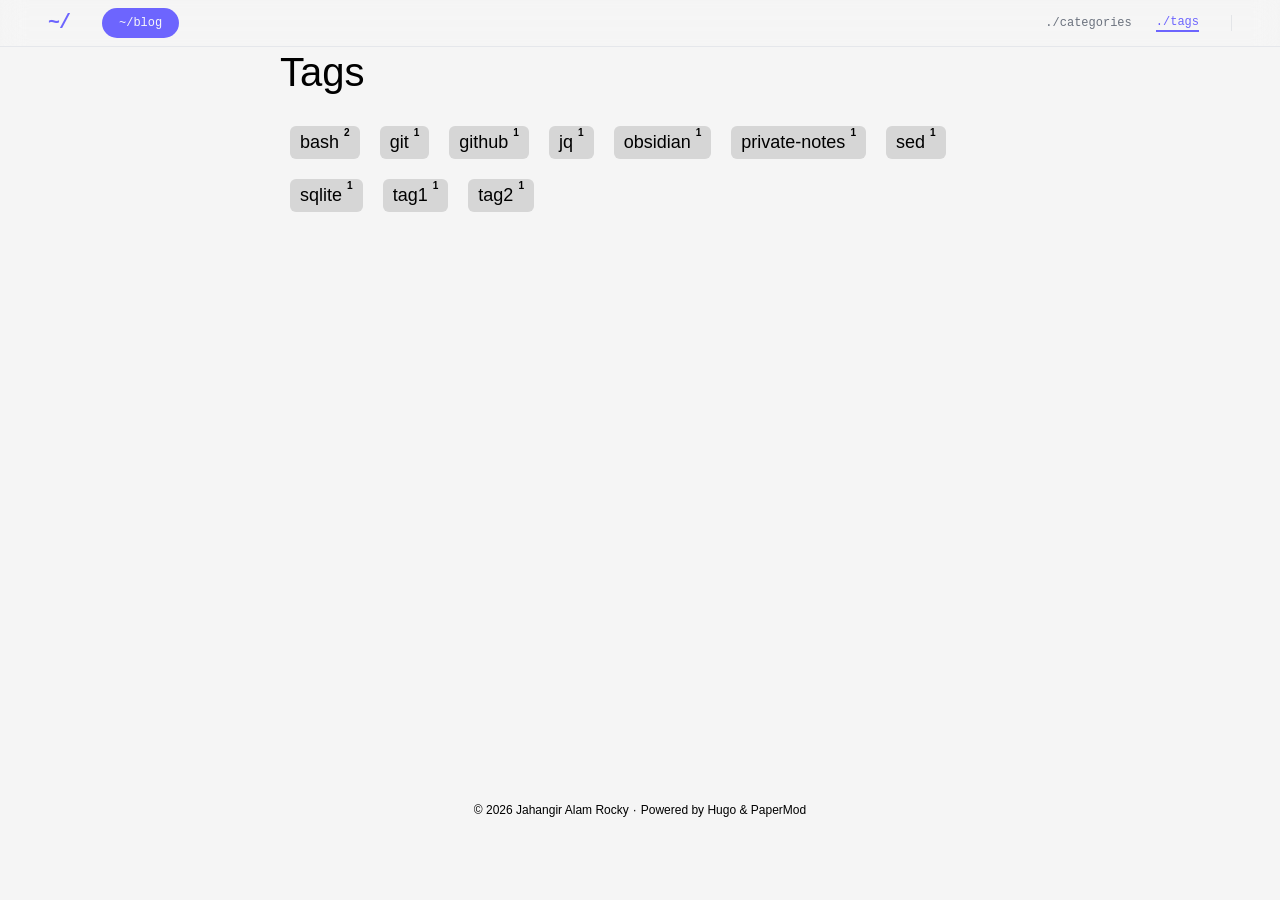
<file: blog/tags/index.html>
<!doctype html><html lang=en dir=auto data-theme=auto><head><meta charset=utf-8><meta http-equiv=X-UA-Compatible content="IE=edge"><meta name=viewport content="width=device-width,initial-scale=1,shrink-to-fit=no"><meta name=robots content="index, follow"><title>Tags | Jahangir Alam Rocky</title><meta name=keywords content><meta name=description content><meta name=author content="Jahangir Alam Rocky"><link rel=canonical href=https://jahangir1x.github.io/blog/tags/><meta name=google-site-verification content="XYZabc"><meta name=yandex-verification content="XYZabc"><meta name=msvalidate.01 content="XYZabc"><link crossorigin=anonymous href=/blog/assets/css/stylesheet.d4bcc2b57fb41ab870e5a240e6b760fd908252bf2ae81d4e9b35311727daea7d.css integrity="sha256-1LzCtX+0Grhw5aJA5rdg/ZCCUr8q6B1OmzUxFyfa6n0=" rel="preload stylesheet" as=style><link rel=icon href=https://jahangir1x.github.io/blog/%3Clink%20/%20abs%20url%3E><link rel=icon type=image/png sizes=16x16 href=https://jahangir1x.github.io/blog/%3Clink%20/%20abs%20url%3E><link rel=icon type=image/png sizes=32x32 href=https://jahangir1x.github.io/blog/%3Clink%20/%20abs%20url%3E><link rel=apple-touch-icon href=https://jahangir1x.github.io/blog/%3Clink%20/%20abs%20url%3E><link rel=mask-icon href=https://jahangir1x.github.io/blog/%3Clink%20/%20abs%20url%3E><meta name=theme-color content="#2e2e33"><meta name=msapplication-TileColor content="#2e2e33"><link rel=alternate type=application/rss+xml href=https://jahangir1x.github.io/blog/tags/index.xml title=rss><link rel=alternate hreflang=en href=https://jahangir1x.github.io/blog/tags/><noscript><style>#theme-toggle,.top-link{display:none}</style><style>@media(prefers-color-scheme:dark){:root{--theme:rgb(29, 30, 32);--entry:rgb(46, 46, 51);--primary:rgb(218, 218, 219);--secondary:rgb(155, 156, 157);--tertiary:rgb(65, 66, 68);--content:rgb(196, 196, 197);--code-block-bg:rgb(46, 46, 51);--code-bg:rgb(55, 56, 62);--border:rgb(51, 51, 51);color-scheme:dark}.list{background:var(--theme)}.toc{background:var(--entry)}}@media(prefers-color-scheme:light){.list::-webkit-scrollbar-thumb{border-color:var(--code-bg)}}</style></noscript><script>localStorage.getItem("pref-theme")==="dark"?document.querySelector("html").dataset.theme="dark":localStorage.getItem("pref-theme")==="light"?document.querySelector("html").dataset.theme="light":window.matchMedia("(prefers-color-scheme: dark)").matches?document.querySelector("html").dataset.theme="dark":document.querySelector("html").dataset.theme="light"</script><link rel=stylesheet href=/blog/css/tailwind.min.8f51ab0cb1226aa87defce1749ea430a895b7247551f878e2a15315565889c73.css integrity="sha256-j1GrDLEiaqh9784XSepDColbckdVH4eOKhUxVWWInHM="><meta property="og:url" content="https://jahangir1x.github.io/blog/tags/"><meta property="og:site_name" content="Jahangir Alam Rocky"><meta property="og:title" content="Tags"><meta property="og:locale" content="en-us"><meta property="og:type" content="website"><meta name=twitter:card content="summary"><meta name=twitter:title content="Tags"><meta name=twitter:description content></head><body class=list id=top><header class="fixed top-0 left-0 right-0 z-50 transition-all duration-300 bg-background/80 backdrop-blur-md border-b border-border/50 py-2"><nav class="container mx-auto px-6 md:px-12"><div class="flex items-center justify-between"><div class="flex items-center gap-8"><a href=https://jahangir1x.github.io/ title=JAR_ class="font-mono font-bold text-xl tracking-tighter text-primary hover:text-primary/80 transition-colors">~/
</a><a href=https://jahangir1x.github.io/blog/ class="hidden md:inline-flex items-center justify-center px-4 py-1.5 text-xs font-mono font-medium text-primary-foreground bg-primary border border-transparent rounded-full hover:bg-primary/90 hover:scale-105 hover:shadow-[0_0_15px_rgba(var(--primary),0.5)] transition-all duration-300 transform" title=~/blog>~/blog</a></div><div class="hidden md:flex items-center gap-8"><nav class="flex items-center gap-6"><a href=https://jahangir1x.github.io/blog/categories/ title=./categories class="nav-link text-xs transition-colors text-muted-foreground hover:text-primary">./categories</a>
<a href=https://jahangir1x.github.io/blog/tags/ title=./tags class="nav-link text-xs transition-colors font-medium text-primary border-b-2 border-current">./tags</a></nav><div class="w-px h-4 bg-border"></div></div></div></nav></header><script>(function(){const e=document.getElementById("mobile-menu-button");if(!e)return;const n=document.getElementById("mobile-menu"),s=document.getElementById("mobile-menu-open-icon"),o=document.getElementById("mobile-menu-close-icon");e.addEventListener("click",()=>{const t=e.getAttribute("aria-expanded")==="true";e.setAttribute("aria-expanded",!t),n.classList.toggle("hidden"),s.classList.toggle("hidden"),o.classList.toggle("hidden")});const t=document.getElementById("mobile-theme-toggle");if(t){const e=document.getElementById("theme-toggle");t.addEventListener("click",()=>{e&&e.click()})}})()</script><main class=main><header class=page-header><h1>Tags</h1></header><ul class=terms-tags><li><a href=https://jahangir1x.github.io/blog/tags/bash/>bash <sup><strong><sup>2</sup></strong></sup></a></li><li><a href=https://jahangir1x.github.io/blog/tags/git/>git <sup><strong><sup>1</sup></strong></sup></a></li><li><a href=https://jahangir1x.github.io/blog/tags/github/>github <sup><strong><sup>1</sup></strong></sup></a></li><li><a href=https://jahangir1x.github.io/blog/tags/jq/>jq <sup><strong><sup>1</sup></strong></sup></a></li><li><a href=https://jahangir1x.github.io/blog/tags/obsidian/>obsidian <sup><strong><sup>1</sup></strong></sup></a></li><li><a href=https://jahangir1x.github.io/blog/tags/private-notes/>private-notes <sup><strong><sup>1</sup></strong></sup></a></li><li><a href=https://jahangir1x.github.io/blog/tags/sed/>sed <sup><strong><sup>1</sup></strong></sup></a></li><li><a href=https://jahangir1x.github.io/blog/tags/sqlite/>sqlite <sup><strong><sup>1</sup></strong></sup></a></li><li><a href=https://jahangir1x.github.io/blog/tags/tag1/>tag1 <sup><strong><sup>1</sup></strong></sup></a></li><li><a href=https://jahangir1x.github.io/blog/tags/tag2/>tag2 <sup><strong><sup>1</sup></strong></sup></a></li></ul></main><footer class=footer><span>&copy; 2026 <a href=https://jahangir1x.github.io/blog/>Jahangir Alam Rocky</a></span> ·
<span>Powered by
<a href=https://gohugo.io/ rel="noopener noreferrer" target=_blank>Hugo</a> &
<a href=https://github.com/adityatelange/hugo-PaperMod/ rel=noopener target=_blank>PaperMod</a></span></footer><a href=#top aria-label="go to top" title="Go to Top (Alt + G)" class=top-link id=top-link accesskey=g><svg viewBox="0 0 12 6" fill="currentColor"><path d="M12 6H0l6-6z"/></svg>
</a><script>let menu=document.getElementById("menu");if(menu){const e=localStorage.getItem("menu-scroll-position");e&&(menu.scrollLeft=parseInt(e,10)),menu.onscroll=function(){localStorage.setItem("menu-scroll-position",menu.scrollLeft)}}document.querySelectorAll('a[href^="#"]').forEach(e=>{e.addEventListener("click",function(e){e.preventDefault();var t=this.getAttribute("href").substr(1);window.matchMedia("(prefers-reduced-motion: reduce)").matches?document.querySelector(`[id='${decodeURIComponent(t)}']`).scrollIntoView():document.querySelector(`[id='${decodeURIComponent(t)}']`).scrollIntoView({behavior:"smooth"}),t==="top"?history.replaceState(null,null," "):history.pushState(null,null,`#${t}`)})})</script><script>var mybutton=document.getElementById("top-link");window.onscroll=function(){document.body.scrollTop>800||document.documentElement.scrollTop>800?(mybutton.style.visibility="visible",mybutton.style.opacity="1"):(mybutton.style.visibility="hidden",mybutton.style.opacity="0")}</script><script>document.getElementById("theme-toggle").addEventListener("click",()=>{const t=document.querySelector("html"),e=document.getElementById("theme-toggle-slider"),n=document.getElementById("moon"),s=document.getElementById("sun");t.dataset.theme==="dark"?(t.dataset.theme="light",localStorage.setItem("pref-theme","light"),e.classList.remove("translate-x-7"),e.classList.add("translate-x-0"),n.classList.add("hidden"),s.classList.remove("hidden")):(t.dataset.theme="dark",localStorage.setItem("pref-theme","dark"),e.classList.remove("translate-x-0"),e.classList.add("translate-x-7"),s.classList.add("hidden"),n.classList.remove("hidden"))})</script></body></html>
</file>
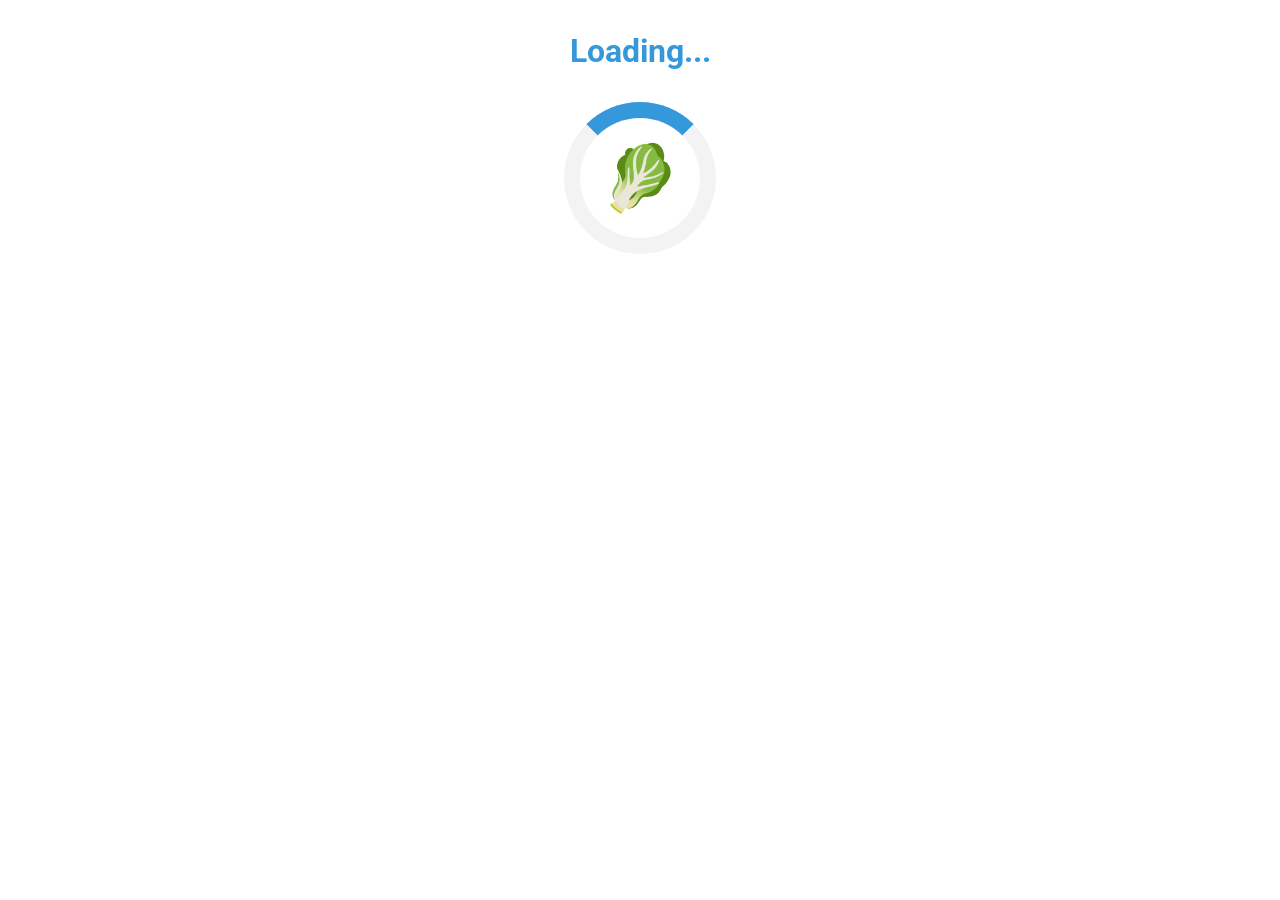
<file: meal-info/__src__/index.html>
<!DOCTYPE html>
<html lang="en">
    <head>
        <meta charset="UTF-8" />
        <meta name="viewport" content="width=device-width, initial-scale=1.0" />
        <meta http-equiv="cache-control" content="no-cache" />
        <meta http-equiv="expires" content="0" />
        <meta http-equiv="pragma" content="no-cache" />
        <meta
            name="description"
            content="Meal information for Alam Student Palace"
        />
        <meta
            name="keywords"
            content="Meal, Alam Student Palace, Alam, Student, Palace, Meal Information, Meal Info, Meal Info Alam Student Palace, Meal Info ASP"
        />
        <meta name="author" content="Jahangir Alam Rocky" />
        <meta name="robots" content="index, follow" />
        <meta name="googlebot" content="index, follow" />
        <meta name="google" content="notranslate" />
        <link id="favicon" rel="icon" href="" />
        <title>Meal Information | Alam Student Palace</title>
        <link
            rel="stylesheet"
            href="https://fonts.googleapis.com/css?family=Roboto"
        />
        <link rel="stylesheet" href="css/style.css" />
        <script src="js/sheet_handler.js"></script>
    </head>
    <body>
        <div id="sheet-summary">
            <p class="load-text">Loading...</p>
            <div class="loader">
                <div class="food-emoji" id="food-emoji"></div>
            </div>
        </div>
    </body>
</html>
</file>
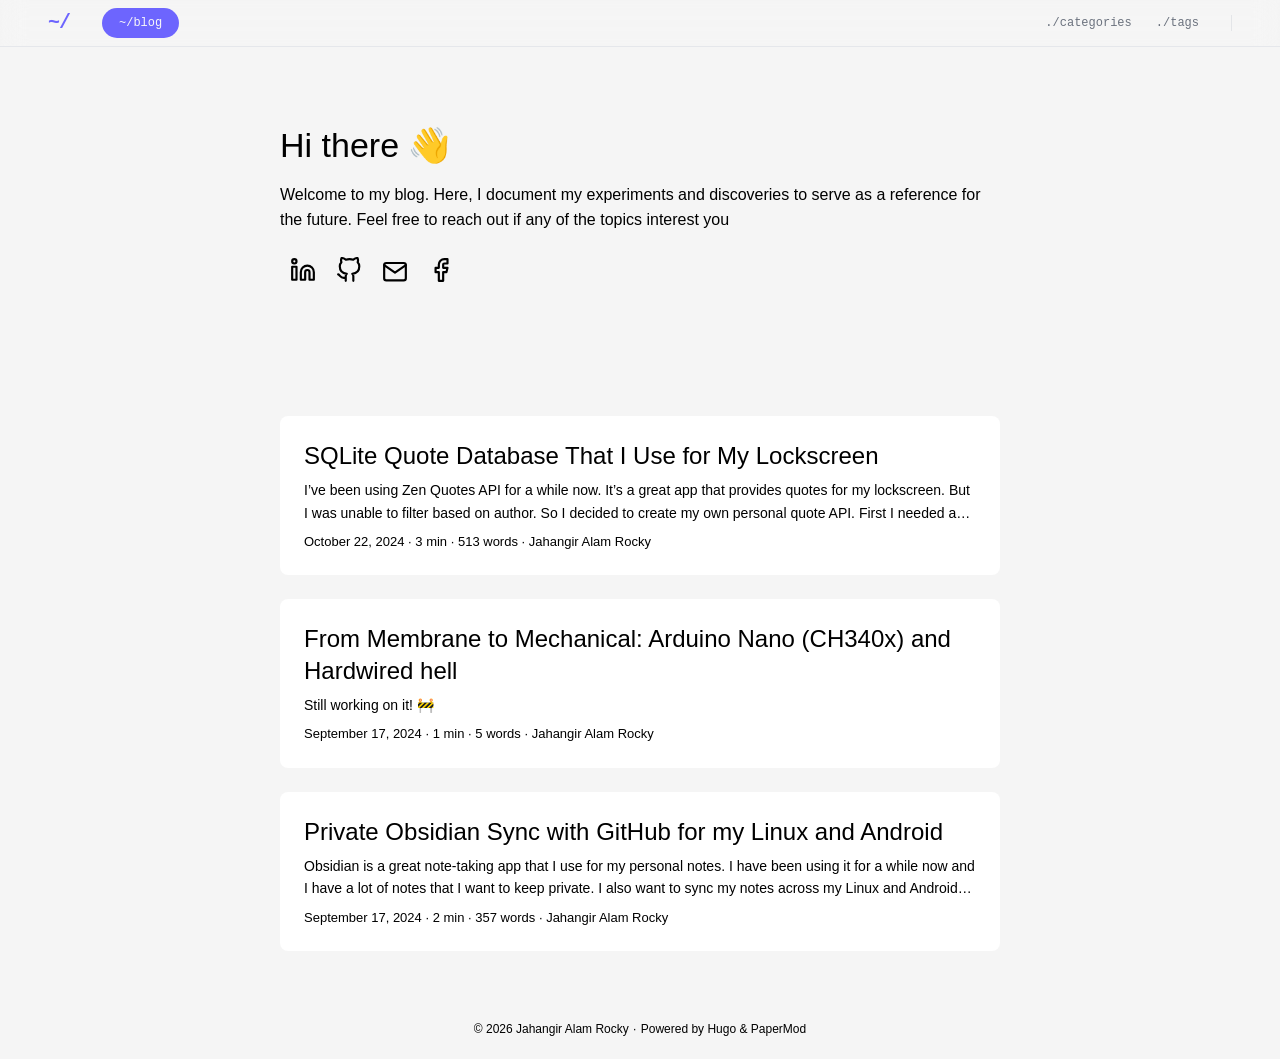
<file: blog/page/1/index.html>
<!doctype html><html lang=en-us><head><title>https://jahangir1x.github.io/blog/</title><link rel=canonical href=https://jahangir1x.github.io/blog/><meta charset=utf-8><meta http-equiv=refresh content="0; url=https://jahangir1x.github.io/blog/"></head></html>
</file>
<file: assets/index-U20U5nH6.css>
@import"https://fonts.googleapis.com/css2?family=JetBrains+Mono:wght@400;500;600&family=Outfit:wght@300;400;500;600;700;800&display=swap";*,:before,:after{--tw-border-spacing-x: 0;--tw-border-spacing-y: 0;--tw-translate-x: 0;--tw-translate-y: 0;--tw-rotate: 0;--tw-skew-x: 0;--tw-skew-y: 0;--tw-scale-x: 1;--tw-scale-y: 1;--tw-pan-x: ;--tw-pan-y: ;--tw-pinch-zoom: ;--tw-scroll-snap-strictness: proximity;--tw-gradient-from-position: ;--tw-gradient-via-position: ;--tw-gradient-to-position: ;--tw-ordinal: ;--tw-slashed-zero: ;--tw-numeric-figure: ;--tw-numeric-spacing: ;--tw-numeric-fraction: ;--tw-ring-inset: ;--tw-ring-offset-width: 0px;--tw-ring-offset-color: #fff;--tw-ring-color: rgb(59 130 246 / .5);--tw-ring-offset-shadow: 0 0 #0000;--tw-ring-shadow: 0 0 #0000;--tw-shadow: 0 0 #0000;--tw-shadow-colored: 0 0 #0000;--tw-blur: ;--tw-brightness: ;--tw-contrast: ;--tw-grayscale: ;--tw-hue-rotate: ;--tw-invert: ;--tw-saturate: ;--tw-sepia: ;--tw-drop-shadow: ;--tw-backdrop-blur: ;--tw-backdrop-brightness: ;--tw-backdrop-contrast: ;--tw-backdrop-grayscale: ;--tw-backdrop-hue-rotate: ;--tw-backdrop-invert: ;--tw-backdrop-opacity: ;--tw-backdrop-saturate: ;--tw-backdrop-sepia: ;--tw-contain-size: ;--tw-contain-layout: ;--tw-contain-paint: ;--tw-contain-style: }::backdrop{--tw-border-spacing-x: 0;--tw-border-spacing-y: 0;--tw-translate-x: 0;--tw-translate-y: 0;--tw-rotate: 0;--tw-skew-x: 0;--tw-skew-y: 0;--tw-scale-x: 1;--tw-scale-y: 1;--tw-pan-x: ;--tw-pan-y: ;--tw-pinch-zoom: ;--tw-scroll-snap-strictness: proximity;--tw-gradient-from-position: ;--tw-gradient-via-position: ;--tw-gradient-to-position: ;--tw-ordinal: ;--tw-slashed-zero: ;--tw-numeric-figure: ;--tw-numeric-spacing: ;--tw-numeric-fraction: ;--tw-ring-inset: ;--tw-ring-offset-width: 0px;--tw-ring-offset-color: #fff;--tw-ring-color: rgb(59 130 246 / .5);--tw-ring-offset-shadow: 0 0 #0000;--tw-ring-shadow: 0 0 #0000;--tw-shadow: 0 0 #0000;--tw-shadow-colored: 0 0 #0000;--tw-blur: ;--tw-brightness: ;--tw-contrast: ;--tw-grayscale: ;--tw-hue-rotate: ;--tw-invert: ;--tw-saturate: ;--tw-sepia: ;--tw-drop-shadow: ;--tw-backdrop-blur: ;--tw-backdrop-brightness: ;--tw-backdrop-contrast: ;--tw-backdrop-grayscale: ;--tw-backdrop-hue-rotate: ;--tw-backdrop-invert: ;--tw-backdrop-opacity: ;--tw-backdrop-saturate: ;--tw-backdrop-sepia: ;--tw-contain-size: ;--tw-contain-layout: ;--tw-contain-paint: ;--tw-contain-style: }*,:before,:after{box-sizing:border-box;border-width:0;border-style:solid;border-color:#e5e7eb}:before,:after{--tw-content: ""}html,:host{line-height:1.5;-webkit-text-size-adjust:100%;-moz-tab-size:4;-o-tab-size:4;tab-size:4;font-family:Outfit,Inter,system-ui,sans-serif;font-feature-settings:normal;font-variation-settings:normal;-webkit-tap-highlight-color:transparent}body{margin:0;line-height:inherit}hr{height:0;color:inherit;border-top-width:1px}abbr:where([title]){-webkit-text-decoration:underline dotted;text-decoration:underline dotted}h1,h2,h3,h4,h5,h6{font-size:inherit;font-weight:inherit}a{color:inherit;text-decoration:inherit}b,strong{font-weight:bolder}code,kbd,samp,pre{font-family:JetBrains Mono,monospace;font-feature-settings:normal;font-variation-settings:normal;font-size:1em}small{font-size:80%}sub,sup{font-size:75%;line-height:0;position:relative;vertical-align:baseline}sub{bottom:-.25em}sup{top:-.5em}table{text-indent:0;border-color:inherit;border-collapse:collapse}button,input,optgroup,select,textarea{font-family:inherit;font-feature-settings:inherit;font-variation-settings:inherit;font-size:100%;font-weight:inherit;line-height:inherit;letter-spacing:inherit;color:inherit;margin:0;padding:0}button,select{text-transform:none}button,input:where([type=button]),input:where([type=reset]),input:where([type=submit]){-webkit-appearance:button;background-color:transparent;background-image:none}:-moz-focusring{outline:auto}:-moz-ui-invalid{box-shadow:none}progress{vertical-align:baseline}::-webkit-inner-spin-button,::-webkit-outer-spin-button{height:auto}[type=search]{-webkit-appearance:textfield;outline-offset:-2px}::-webkit-search-decoration{-webkit-appearance:none}::-webkit-file-upload-button{-webkit-appearance:button;font:inherit}summary{display:list-item}blockquote,dl,dd,h1,h2,h3,h4,h5,h6,hr,figure,p,pre{margin:0}fieldset{margin:0;padding:0}legend{padding:0}ol,ul,menu{list-style:none;margin:0;padding:0}dialog{padding:0}textarea{resize:vertical}input::-moz-placeholder,textarea::-moz-placeholder{opacity:1;color:#9ca3af}input::placeholder,textarea::placeholder{opacity:1;color:#9ca3af}button,[role=button]{cursor:pointer}:disabled{cursor:default}img,svg,video,canvas,audio,iframe,embed,object{display:block;vertical-align:middle}img,video{max-width:100%;height:auto}[hidden]:where(:not([hidden=until-found])){display:none}:root{--background: 98% .005 260;--foreground: 20% .02 260;--card: 100% 0 0;--card-foreground: 20% .02 260;--popover: 100% 0 0;--popover-foreground: 20% .02 260;--primary: 60% .22 280;--primary-foreground: 98% 0 0;--secondary: 96% .01 280;--secondary-foreground: 30% .02 280;--muted: 96% .005 260;--muted-foreground: 55% .02 260;--accent: 75% .18 85;--accent-foreground: 20% .02 260;--destructive: 65% .2 25;--destructive-foreground: 98% 0 0;--border: 92% .005 260;--input: 92% .005 260;--ring: 60% .22 280;--radius: 0rem;--branch-main: 60% .22 280;--branch-feature: 70% .15 150;--branch-develop: 65% .18 300;--branch-hotfix: 70% .18 40;--commit-dot: 60% .22 280;--sidebar-background: 98% .005 260;--sidebar-foreground: 40% .02 260;--sidebar-primary: 60% .22 280;--sidebar-primary-foreground: 98% 0 0;--sidebar-accent: 96% .01 280;--sidebar-accent-foreground: 20% .02 260;--sidebar-border: 92% .005 260;--sidebar-ring: 60% .22 280}.dark{--background: 12% .02 270;--foreground: 90% .01 270;--card: 16% .02 270;--card-foreground: 90% .01 270;--popover: 16% .02 270;--popover-foreground: 90% .01 270;--primary: 65% .22 280;--primary-foreground: 100% 0 0;--secondary: 18% .02 270;--secondary-foreground: 80% .01 270;--muted: 18% .02 270;--muted-foreground: 70% .01 270;--accent: 75% .18 85;--accent-foreground: 12% .02 270;--destructive: 65% .22 25;--destructive-foreground: 100% 0 0;--border: 22% .02 270;--input: 22% .02 270;--ring: 65% .22 280;--branch-main: 70% .22 280;--branch-feature: 75% .15 150;--branch-develop: 70% .18 300;--branch-hotfix: 75% .18 40;--commit-dot: 70% .22 280;--sidebar-background: 14% .02 270;--sidebar-foreground: 80% .01 270;--sidebar-primary: 65% .22 280;--sidebar-primary-foreground: 100% 0 0;--sidebar-accent: 18% .02 270;--sidebar-accent-foreground: 90% .01 270;--sidebar-border: 22% .02 270;--sidebar-ring: 65% .22 280}*{border-color:oklch(var(--border))}html{scroll-behavior:smooth}body{background-color:oklch(var(--background));font-family:Outfit,Inter,system-ui,sans-serif;color:oklch(var(--foreground));-webkit-font-smoothing:antialiased;-moz-osx-font-smoothing:grayscale}body *::-moz-selection{background-color:oklch(var(--primary));color:oklch(var(--primary-foreground))}body *::selection{background-color:oklch(var(--primary));color:oklch(var(--primary-foreground))}body::-moz-selection{background-color:oklch(var(--primary));color:oklch(var(--primary-foreground))}body::selection{background-color:oklch(var(--primary));color:oklch(var(--primary-foreground))}h1,h2,h3,h4,h5,h6{font-weight:700;letter-spacing:-.025em}.container{width:100%;margin-right:auto;margin-left:auto;padding-right:2rem;padding-left:2rem}@media (min-width: 1400px){.container{max-width:1400px}}.nav-link{font-family:JetBrains Mono,monospace;font-size:.875rem;line-height:1.25rem;text-transform:uppercase;letter-spacing:-.025em;color:oklch(var(--muted-foreground));transition-property:color,background-color,border-color,text-decoration-color,fill,stroke;transition-timing-function:cubic-bezier(.4,0,.2,1);transition-duration:.3s;animation-duration:.3s}.nav-link:hover{color:oklch(var(--primary))}.skill-tag{cursor:default;border-width:1px;border-color:oklch(var(--border));background-color:oklch(var(--secondary));padding:.25rem .75rem;font-family:JetBrains Mono,monospace;font-size:.75rem;line-height:1rem;transition-property:color,background-color,border-color,text-decoration-color,fill,stroke;transition-timing-function:cubic-bezier(.4,0,.2,1);transition-duration:.3s;animation-duration:.3s}.skill-tag:hover{border-color:oklch(var(--primary));color:oklch(var(--primary))}.section-title{font-family:Outfit,Inter,system-ui,sans-serif;letter-spacing:-.05em;margin-bottom:2.5rem;font-size:1.875rem;line-height:2.25rem;font-weight:700}@media (min-width: 768px){.section-title{font-size:2.25rem;line-height:2.5rem}}.card-hover{transition-property:all;transition-timing-function:cubic-bezier(.4,0,.2,1);transition-duration:.3s;animation-duration:.3s}.card-hover:hover{--tw-translate-y: -.25rem;--tw-scale-x: 1.01;--tw-scale-y: 1.01;transform:translate(var(--tw-translate-x),var(--tw-translate-y)) rotate(var(--tw-rotate)) skew(var(--tw-skew-x)) skewY(var(--tw-skew-y)) scaleX(var(--tw-scale-x)) scaleY(var(--tw-scale-y));border-color:oklch(var(--primary));--tw-shadow: 0 8px 30px rgb(0,0,0,.12);--tw-shadow-colored: 0 8px 30px var(--tw-shadow-color);box-shadow:var(--tw-ring-offset-shadow, 0 0 #0000),var(--tw-ring-shadow, 0 0 #0000),var(--tw-shadow)}.sr-only{position:absolute;width:1px;height:1px;padding:0;margin:-1px;overflow:hidden;clip:rect(0,0,0,0);white-space:nowrap;border-width:0}.pointer-events-none{pointer-events:none}.pointer-events-auto{pointer-events:auto}.visible{visibility:visible}.invisible{visibility:hidden}.fixed{position:fixed}.absolute{position:absolute}.relative{position:relative}.inset-0{top:0;right:0;bottom:0;left:0}.inset-x-0{left:0;right:0}.inset-y-0{top:0;bottom:0}.-bottom-10{bottom:-2.5rem}.-bottom-12{bottom:-3rem}.-bottom-6{bottom:-1.5rem}.-left-1{left:-.25rem}.-left-10{left:-2.5rem}.-left-12{left:-3rem}.-left-3{left:-.75rem}.-left-4{left:-1rem}.-left-5{left:-1.25rem}.-left-6,.-left-\[1\.5rem\]{left:-1.5rem}.-left-\[1\.75rem\]{left:-1.75rem}.-left-\[1\.8rem\]{left:-1.8rem}.-right-12{right:-3rem}.-top-12{top:-3rem}.bottom-0{bottom:0}.left-0{left:0}.left-1{left:.25rem}.left-1\/2{left:50%}.left-2{left:.5rem}.left-5{left:1.25rem}.left-\[-12px\]{left:-12px}.left-\[-28px\]{left:-28px}.left-\[1px\]{left:1px}.left-\[50\%\]{left:50%}.right-0{right:0}.right-1{right:.25rem}.right-2{right:.5rem}.right-3{right:.75rem}.right-4{right:1rem}.top-0{top:0}.top-1{top:.25rem}.top-1\.5{top:.375rem}.top-1\/2{top:50%}.top-2{top:.5rem}.top-3{top:.75rem}.top-3\.5{top:.875rem}.top-4{top:1rem}.top-6{top:1.5rem}.top-8{top:2rem}.top-\[0\.6rem\]{top:.6rem}.top-\[1\.3rem\]{top:1.3rem}.top-\[10px\]{top:10px}.top-\[14px\]{top:14px}.top-\[1px\]{top:1px}.top-\[50\%\]{top:50%}.top-\[60\%\]{top:60%}.top-full{top:100%}.z-10{z-index:10}.z-20{z-index:20}.z-50{z-index:50}.z-\[100\]{z-index:100}.z-\[1\]{z-index:1}.-mx-1{margin-left:-.25rem;margin-right:-.25rem}.mx-2{margin-left:.5rem;margin-right:.5rem}.mx-3\.5{margin-left:.875rem;margin-right:.875rem}.mx-auto{margin-left:auto;margin-right:auto}.my-0\.5{margin-top:.125rem;margin-bottom:.125rem}.my-1{margin-top:.25rem;margin-bottom:.25rem}.-ml-2{margin-left:-.5rem}.-ml-4{margin-left:-1rem}.-mt-1{margin-top:-.25rem}.-mt-4{margin-top:-1rem}.mb-1{margin-bottom:.25rem}.mb-12{margin-bottom:3rem}.mb-16{margin-bottom:4rem}.mb-2{margin-bottom:.5rem}.mb-3{margin-bottom:.75rem}.mb-4{margin-bottom:1rem}.mb-6{margin-bottom:1.5rem}.mb-8{margin-bottom:2rem}.ml-1{margin-left:.25rem}.ml-7{margin-left:1.75rem}.ml-auto{margin-left:auto}.mr-2{margin-right:.5rem}.mt-1\.5{margin-top:.375rem}.mt-2{margin-top:.5rem}.mt-24{margin-top:6rem}.mt-4{margin-top:1rem}.mt-6{margin-top:1.5rem}.mt-auto{margin-top:auto}.block{display:block}.inline-block{display:inline-block}.flex{display:flex}.inline-flex{display:inline-flex}.table{display:table}.grid{display:grid}.hidden{display:none}.aspect-square{aspect-ratio:1 / 1}.aspect-video{aspect-ratio:16 / 9}.size-4{width:1rem;height:1rem}.h-0\.5{height:.125rem}.h-1{height:.25rem}.h-1\.5{height:.375rem}.h-10{height:2.5rem}.h-11{height:2.75rem}.h-12{height:3rem}.h-2{height:.5rem}.h-2\.5{height:.625rem}.h-3{height:.75rem}.h-3\.5{height:.875rem}.h-4{height:1rem}.h-48{height:12rem}.h-5{height:1.25rem}.h-6{height:1.5rem}.h-7{height:1.75rem}.h-8{height:2rem}.h-9{height:2.25rem}.h-\[1px\]{height:1px}.h-\[var\(--radix-navigation-menu-viewport-height\)\]{height:var(--radix-navigation-menu-viewport-height)}.h-\[var\(--radix-select-trigger-height\)\]{height:var(--radix-select-trigger-height)}.h-auto{height:auto}.h-full{height:100%}.h-px{height:1px}.h-svh{height:100svh}.max-h-64{max-height:16rem}.max-h-96{max-height:24rem}.max-h-\[300px\]{max-height:300px}.max-h-screen{max-height:100vh}.min-h-0{min-height:0px}.min-h-\[80px\]{min-height:80px}.min-h-\[90vh\]{min-height:90vh}.min-h-screen{min-height:100vh}.min-h-svh{min-height:100svh}.w-0{width:0px}.w-0\.5{width:.125rem}.w-1{width:.25rem}.w-10{width:2.5rem}.w-11{width:2.75rem}.w-12{width:3rem}.w-14{width:3.5rem}.w-2{width:.5rem}.w-2\.5{width:.625rem}.w-3{width:.75rem}.w-3\.5{width:.875rem}.w-3\/4{width:75%}.w-4{width:1rem}.w-5{width:1.25rem}.w-6{width:1.5rem}.w-64{width:16rem}.w-7{width:1.75rem}.w-72{width:18rem}.w-8{width:2rem}.w-9{width:2.25rem}.w-\[--sidebar-width\]{width:var(--sidebar-width)}.w-\[1\.2rem\]{width:1.2rem}.w-\[100px\]{width:100px}.w-\[1px\]{width:1px}.w-auto{width:auto}.w-full{width:100%}.w-max{width:-moz-max-content;width:max-content}.w-px{width:1px}.min-w-0{min-width:0px}.min-w-5{min-width:1.25rem}.min-w-\[12rem\]{min-width:12rem}.min-w-\[8rem\]{min-width:8rem}.min-w-\[var\(--radix-select-trigger-width\)\]{min-width:var(--radix-select-trigger-width)}.max-w-0{max-width:0px}.max-w-2xl{max-width:42rem}.max-w-4xl{max-width:56rem}.max-w-6xl{max-width:72rem}.max-w-\[--skeleton-width\]{max-width:var(--skeleton-width)}.max-w-lg{max-width:32rem}.max-w-max{max-width:-moz-max-content;max-width:max-content}.flex-1{flex:1 1 0%}.shrink-0{flex-shrink:0}.grow{flex-grow:1}.grow-0{flex-grow:0}.basis-full{flex-basis:100%}.caption-bottom{caption-side:bottom}.border-collapse{border-collapse:collapse}.-translate-x-1\/2{--tw-translate-x: -50%;transform:translate(var(--tw-translate-x),var(--tw-translate-y)) rotate(var(--tw-rotate)) skew(var(--tw-skew-x)) skewY(var(--tw-skew-y)) scaleX(var(--tw-scale-x)) scaleY(var(--tw-scale-y))}.-translate-x-px{--tw-translate-x: -1px;transform:translate(var(--tw-translate-x),var(--tw-translate-y)) rotate(var(--tw-rotate)) skew(var(--tw-skew-x)) skewY(var(--tw-skew-y)) scaleX(var(--tw-scale-x)) scaleY(var(--tw-scale-y))}.-translate-y-1\/2{--tw-translate-y: -50%;transform:translate(var(--tw-translate-x),var(--tw-translate-y)) rotate(var(--tw-rotate)) skew(var(--tw-skew-x)) skewY(var(--tw-skew-y)) scaleX(var(--tw-scale-x)) scaleY(var(--tw-scale-y))}.translate-x-0{--tw-translate-x: 0px;transform:translate(var(--tw-translate-x),var(--tw-translate-y)) rotate(var(--tw-rotate)) skew(var(--tw-skew-x)) skewY(var(--tw-skew-y)) scaleX(var(--tw-scale-x)) scaleY(var(--tw-scale-y))}.translate-x-7{--tw-translate-x: 1.75rem;transform:translate(var(--tw-translate-x),var(--tw-translate-y)) rotate(var(--tw-rotate)) skew(var(--tw-skew-x)) skewY(var(--tw-skew-y)) scaleX(var(--tw-scale-x)) scaleY(var(--tw-scale-y))}.translate-x-\[-50\%\]{--tw-translate-x: -50%;transform:translate(var(--tw-translate-x),var(--tw-translate-y)) rotate(var(--tw-rotate)) skew(var(--tw-skew-x)) skewY(var(--tw-skew-y)) scaleX(var(--tw-scale-x)) scaleY(var(--tw-scale-y))}.translate-x-px{--tw-translate-x: 1px;transform:translate(var(--tw-translate-x),var(--tw-translate-y)) rotate(var(--tw-rotate)) skew(var(--tw-skew-x)) skewY(var(--tw-skew-y)) scaleX(var(--tw-scale-x)) scaleY(var(--tw-scale-y))}.translate-y-0{--tw-translate-y: 0px;transform:translate(var(--tw-translate-x),var(--tw-translate-y)) rotate(var(--tw-rotate)) skew(var(--tw-skew-x)) skewY(var(--tw-skew-y)) scaleX(var(--tw-scale-x)) scaleY(var(--tw-scale-y))}.translate-y-\[-50\%\]{--tw-translate-y: -50%;transform:translate(var(--tw-translate-x),var(--tw-translate-y)) rotate(var(--tw-rotate)) skew(var(--tw-skew-x)) skewY(var(--tw-skew-y)) scaleX(var(--tw-scale-x)) scaleY(var(--tw-scale-y))}.rotate-45{--tw-rotate: 45deg;transform:translate(var(--tw-translate-x),var(--tw-translate-y)) rotate(var(--tw-rotate)) skew(var(--tw-skew-x)) skewY(var(--tw-skew-y)) scaleX(var(--tw-scale-x)) scaleY(var(--tw-scale-y))}.rotate-90{--tw-rotate: 90deg;transform:translate(var(--tw-translate-x),var(--tw-translate-y)) rotate(var(--tw-rotate)) skew(var(--tw-skew-x)) skewY(var(--tw-skew-y)) scaleX(var(--tw-scale-x)) scaleY(var(--tw-scale-y))}.transform{transform:translate(var(--tw-translate-x),var(--tw-translate-y)) rotate(var(--tw-rotate)) skew(var(--tw-skew-x)) skewY(var(--tw-skew-y)) scaleX(var(--tw-scale-x)) scaleY(var(--tw-scale-y))}@keyframes fade-in{0%{opacity:0}to{opacity:1}}.animate-fade-in{animation:fade-in .6s ease-out forwards}@keyframes fade-in-up{0%{opacity:0;transform:translateY(20px)}to{opacity:1;transform:translateY(0)}}.animate-fade-in-up{animation:fade-in-up .8s cubic-bezier(.22,1,.36,1) forwards}@keyframes pulse{50%{opacity:.5}}.animate-pulse{animation:pulse 2s cubic-bezier(.4,0,.6,1) infinite}.cursor-default{cursor:default}.cursor-pointer{cursor:pointer}.touch-none{touch-action:none}.select-none{-webkit-user-select:none;-moz-user-select:none;user-select:none}.scroll-mt-28{scroll-margin-top:7rem}.list-none{list-style-type:none}.grid-cols-1{grid-template-columns:repeat(1,minmax(0,1fr))}.flex-row{flex-direction:row}.flex-col{flex-direction:column}.flex-col-reverse{flex-direction:column-reverse}.flex-wrap{flex-wrap:wrap}.items-start{align-items:flex-start}.items-end{align-items:flex-end}.items-center{align-items:center}.items-stretch{align-items:stretch}.justify-center{justify-content:center}.justify-between{justify-content:space-between}.gap-1{gap:.25rem}.gap-1\.5{gap:.375rem}.gap-10{gap:2.5rem}.gap-2{gap:.5rem}.gap-3{gap:.75rem}.gap-4{gap:1rem}.gap-6{gap:1.5rem}.gap-8{gap:2rem}.gap-x-6{-moz-column-gap:1.5rem;column-gap:1.5rem}.gap-y-2{row-gap:.5rem}.space-x-1>:not([hidden])~:not([hidden]){--tw-space-x-reverse: 0;margin-right:calc(.25rem * var(--tw-space-x-reverse));margin-left:calc(.25rem * calc(1 - var(--tw-space-x-reverse)))}.space-x-4>:not([hidden])~:not([hidden]){--tw-space-x-reverse: 0;margin-right:calc(1rem * var(--tw-space-x-reverse));margin-left:calc(1rem * calc(1 - var(--tw-space-x-reverse)))}.space-y-1>:not([hidden])~:not([hidden]){--tw-space-y-reverse: 0;margin-top:calc(.25rem * calc(1 - var(--tw-space-y-reverse)));margin-bottom:calc(.25rem * var(--tw-space-y-reverse))}.space-y-1\.5>:not([hidden])~:not([hidden]){--tw-space-y-reverse: 0;margin-top:calc(.375rem * calc(1 - var(--tw-space-y-reverse)));margin-bottom:calc(.375rem * var(--tw-space-y-reverse))}.space-y-12>:not([hidden])~:not([hidden]){--tw-space-y-reverse: 0;margin-top:calc(3rem * calc(1 - var(--tw-space-y-reverse)));margin-bottom:calc(3rem * var(--tw-space-y-reverse))}.space-y-2>:not([hidden])~:not([hidden]){--tw-space-y-reverse: 0;margin-top:calc(.5rem * calc(1 - var(--tw-space-y-reverse)));margin-bottom:calc(.5rem * var(--tw-space-y-reverse))}.space-y-4>:not([hidden])~:not([hidden]){--tw-space-y-reverse: 0;margin-top:calc(1rem * calc(1 - var(--tw-space-y-reverse)));margin-bottom:calc(1rem * var(--tw-space-y-reverse))}.space-y-6>:not([hidden])~:not([hidden]){--tw-space-y-reverse: 0;margin-top:calc(1.5rem * calc(1 - var(--tw-space-y-reverse)));margin-bottom:calc(1.5rem * var(--tw-space-y-reverse))}.space-y-8>:not([hidden])~:not([hidden]){--tw-space-y-reverse: 0;margin-top:calc(2rem * calc(1 - var(--tw-space-y-reverse)));margin-bottom:calc(2rem * var(--tw-space-y-reverse))}.overflow-auto{overflow:auto}.overflow-hidden{overflow:hidden}.overflow-visible{overflow:visible}.overflow-y-auto{overflow-y:auto}.overflow-x-hidden{overflow-x:hidden}.whitespace-nowrap{white-space:nowrap}.break-words{overflow-wrap:break-word}.rounded{border-radius:.25rem}.rounded-\[2px\]{border-radius:2px}.rounded-\[inherit\]{border-radius:inherit}.rounded-full{border-radius:9999px}.rounded-lg{border-radius:var(--radius)}.rounded-md{border-radius:calc(var(--radius) - 2px)}.rounded-sm{border-radius:calc(var(--radius) - 4px)}.rounded-t-\[10px\]{border-top-left-radius:10px;border-top-right-radius:10px}.rounded-tl-sm{border-top-left-radius:calc(var(--radius) - 4px)}.border{border-width:1px}.border-2{border-width:2px}.border-4{border-width:4px}.border-\[1\.5px\]{border-width:1.5px}.border-y{border-top-width:1px;border-bottom-width:1px}.border-b{border-bottom-width:1px}.border-l{border-left-width:1px}.border-l-2{border-left-width:2px}.border-r{border-right-width:1px}.border-t{border-top-width:1px}.border-dashed{border-style:dashed}.border-\[--color-border\]{border-color:var(--color-border)}.border-background{border-color:oklch(var(--background))}.border-border{border-color:oklch(var(--border))}.border-branch-develop{border-color:oklch(var(--branch-develop))}.border-branch-feature{border-color:oklch(var(--branch-feature))}.border-branch-hotfix{border-color:oklch(var(--branch-hotfix))}.border-branch-main{border-color:oklch(var(--branch-main))}.border-destructive{border-color:oklch(var(--destructive))}.border-input{border-color:oklch(var(--input))}.border-primary{border-color:oklch(var(--primary))}.border-sidebar-border{border-color:oklch(var(--sidebar-border))}.border-transparent{border-color:transparent}.border-l-transparent{border-left-color:transparent}.border-t-transparent{border-top-color:transparent}.bg-\[--color-bg\]{background-color:var(--color-bg)}.bg-accent{background-color:oklch(var(--accent))}.bg-background{background-color:oklch(var(--background))}.bg-black\/50{background-color:#00000080}.bg-black\/80{background-color:#000c}.bg-border{background-color:oklch(var(--border))}.bg-branch-develop{background-color:oklch(var(--branch-develop))}.bg-branch-feature{background-color:oklch(var(--branch-feature))}.bg-branch-hotfix{background-color:oklch(var(--branch-hotfix))}.bg-branch-main{background-color:oklch(var(--branch-main))}.bg-card{background-color:oklch(var(--card))}.bg-destructive{background-color:oklch(var(--destructive))}.bg-foreground{background-color:oklch(var(--foreground))}.bg-muted{background-color:oklch(var(--muted))}.bg-popover{background-color:oklch(var(--popover))}.bg-primary{background-color:oklch(var(--primary))}.bg-secondary{background-color:oklch(var(--secondary))}.bg-sidebar{background-color:oklch(var(--sidebar-background))}.bg-sidebar-border{background-color:oklch(var(--sidebar-border))}.bg-transparent{background-color:transparent}.bg-gradient-to-t{background-image:linear-gradient(to top,var(--tw-gradient-stops))}.to-transparent{--tw-gradient-to: transparent var(--tw-gradient-to-position)}.fill-current{fill:currentColor}.fill-white{fill:#fff}.object-contain{-o-object-fit:contain;object-fit:contain}.object-cover{-o-object-fit:cover;object-fit:cover}.p-0{padding:0}.p-1{padding:.25rem}.p-2{padding:.5rem}.p-3{padding:.75rem}.p-4{padding:1rem}.p-5{padding:1.25rem}.p-6{padding:1.5rem}.p-\[1px\]{padding:1px}.px-1{padding-left:.25rem;padding-right:.25rem}.px-2{padding-left:.5rem;padding-right:.5rem}.px-2\.5{padding-left:.625rem;padding-right:.625rem}.px-3{padding-left:.75rem;padding-right:.75rem}.px-4{padding-left:1rem;padding-right:1rem}.px-5{padding-left:1.25rem;padding-right:1.25rem}.px-6{padding-left:1.5rem;padding-right:1.5rem}.px-8{padding-left:2rem;padding-right:2rem}.py-0\.5{padding-top:.125rem;padding-bottom:.125rem}.py-1{padding-top:.25rem;padding-bottom:.25rem}.py-1\.5{padding-top:.375rem;padding-bottom:.375rem}.py-16{padding-top:4rem;padding-bottom:4rem}.py-2{padding-top:.5rem;padding-bottom:.5rem}.py-2\.5{padding-top:.625rem;padding-bottom:.625rem}.py-3{padding-top:.75rem;padding-bottom:.75rem}.py-4{padding-top:1rem;padding-bottom:1rem}.py-6{padding-top:1.5rem;padding-bottom:1.5rem}.py-8{padding-top:2rem;padding-bottom:2rem}.pb-12{padding-bottom:3rem}.pb-3{padding-bottom:.75rem}.pb-4{padding-bottom:1rem}.pl-12{padding-left:3rem}.pl-2\.5{padding-left:.625rem}.pl-3{padding-left:.75rem}.pl-4{padding-left:1rem}.pl-6{padding-left:1.5rem}.pl-8{padding-left:2rem}.pr-2{padding-right:.5rem}.pr-2\.5{padding-right:.625rem}.pr-8{padding-right:2rem}.pt-0{padding-top:0}.pt-1{padding-top:.25rem}.pt-2{padding-top:.5rem}.pt-24{padding-top:6rem}.pt-3{padding-top:.75rem}.pt-4{padding-top:1rem}.text-left{text-align:left}.text-center{text-align:center}.align-middle{vertical-align:middle}.font-mono{font-family:JetBrains Mono,monospace}.text-2xl{font-size:1.5rem;line-height:2rem}.text-4xl{font-size:2.25rem;line-height:2.5rem}.text-6xl{font-size:3.75rem;line-height:1}.text-\[0\.8rem\]{font-size:.8rem}.text-base{font-size:1rem;line-height:1.5rem}.text-lg{font-size:1.125rem;line-height:1.75rem}.text-sm{font-size:.875rem;line-height:1.25rem}.text-xl{font-size:1.25rem;line-height:1.75rem}.text-xs{font-size:.75rem;line-height:1rem}.font-bold{font-weight:700}.font-light{font-weight:300}.font-medium{font-weight:500}.font-normal{font-weight:400}.font-semibold{font-weight:600}.tabular-nums{--tw-numeric-spacing: tabular-nums;font-variant-numeric:var(--tw-ordinal) var(--tw-slashed-zero) var(--tw-numeric-figure) var(--tw-numeric-spacing) var(--tw-numeric-fraction)}.leading-\[0\.9\]{line-height:.9}.leading-none{line-height:1}.leading-relaxed{line-height:1.625}.tracking-tight{letter-spacing:-.025em}.tracking-tighter{letter-spacing:-.05em}.tracking-widest{letter-spacing:.1em}.text-accent-foreground{color:oklch(var(--accent-foreground))}.text-branch-develop{color:oklch(var(--branch-develop))}.text-branch-feature{color:oklch(var(--branch-feature))}.text-branch-hotfix{color:oklch(var(--branch-hotfix))}.text-branch-main{color:oklch(var(--branch-main))}.text-card-foreground{color:oklch(var(--card-foreground))}.text-current{color:currentColor}.text-destructive{color:oklch(var(--destructive))}.text-destructive-foreground{color:oklch(var(--destructive-foreground))}.text-foreground{color:oklch(var(--foreground))}.text-muted-foreground{color:oklch(var(--muted-foreground))}.text-popover-foreground{color:oklch(var(--popover-foreground))}.text-primary{color:oklch(var(--primary))}.text-primary-foreground{color:oklch(var(--primary-foreground))}.text-secondary-foreground{color:oklch(var(--secondary-foreground))}.text-sidebar-foreground{color:oklch(var(--sidebar-foreground))}.text-white{--tw-text-opacity: 1;color:rgb(255 255 255 / var(--tw-text-opacity, 1))}.underline{text-decoration-line:underline}.underline-offset-4{text-underline-offset:4px}.opacity-0{opacity:0}.opacity-50{opacity:.5}.opacity-60{opacity:.6}.opacity-70{opacity:.7}.opacity-90{opacity:.9}.shadow-\[0_0_0_1px_hsl\(var\(--sidebar-border\)\)\]{--tw-shadow: 0 0 0 1px hsl(var(--sidebar-border));--tw-shadow-colored: 0 0 0 1px var(--tw-shadow-color);box-shadow:var(--tw-ring-offset-shadow, 0 0 #0000),var(--tw-ring-shadow, 0 0 #0000),var(--tw-shadow)}.shadow-lg{--tw-shadow: 0 10px 15px -3px rgb(0 0 0 / .1), 0 4px 6px -4px rgb(0 0 0 / .1);--tw-shadow-colored: 0 10px 15px -3px var(--tw-shadow-color), 0 4px 6px -4px var(--tw-shadow-color);box-shadow:var(--tw-ring-offset-shadow, 0 0 #0000),var(--tw-ring-shadow, 0 0 #0000),var(--tw-shadow)}.shadow-md{--tw-shadow: 0 4px 6px -1px rgb(0 0 0 / .1), 0 2px 4px -2px rgb(0 0 0 / .1);--tw-shadow-colored: 0 4px 6px -1px var(--tw-shadow-color), 0 2px 4px -2px var(--tw-shadow-color);box-shadow:var(--tw-ring-offset-shadow, 0 0 #0000),var(--tw-ring-shadow, 0 0 #0000),var(--tw-shadow)}.shadow-none{--tw-shadow: 0 0 #0000;--tw-shadow-colored: 0 0 #0000;box-shadow:var(--tw-ring-offset-shadow, 0 0 #0000),var(--tw-ring-shadow, 0 0 #0000),var(--tw-shadow)}.shadow-sm{--tw-shadow: 0 1px 2px 0 rgb(0 0 0 / .05);--tw-shadow-colored: 0 1px 2px 0 var(--tw-shadow-color);box-shadow:var(--tw-ring-offset-shadow, 0 0 #0000),var(--tw-ring-shadow, 0 0 #0000),var(--tw-shadow)}.shadow-xl{--tw-shadow: 0 20px 25px -5px rgb(0 0 0 / .1), 0 8px 10px -6px rgb(0 0 0 / .1);--tw-shadow-colored: 0 20px 25px -5px var(--tw-shadow-color), 0 8px 10px -6px var(--tw-shadow-color);box-shadow:var(--tw-ring-offset-shadow, 0 0 #0000),var(--tw-ring-shadow, 0 0 #0000),var(--tw-shadow)}.outline-none{outline:2px solid transparent;outline-offset:2px}.outline{outline-style:solid}.ring-0{--tw-ring-offset-shadow: var(--tw-ring-inset) 0 0 0 var(--tw-ring-offset-width) var(--tw-ring-offset-color);--tw-ring-shadow: var(--tw-ring-inset) 0 0 0 calc(0px + var(--tw-ring-offset-width)) var(--tw-ring-color);box-shadow:var(--tw-ring-offset-shadow),var(--tw-ring-shadow),var(--tw-shadow, 0 0 #0000)}.ring-2{--tw-ring-offset-shadow: var(--tw-ring-inset) 0 0 0 var(--tw-ring-offset-width) var(--tw-ring-offset-color);--tw-ring-shadow: var(--tw-ring-inset) 0 0 0 calc(2px + var(--tw-ring-offset-width)) var(--tw-ring-color);box-shadow:var(--tw-ring-offset-shadow),var(--tw-ring-shadow),var(--tw-shadow, 0 0 #0000)}.ring-ring{--tw-ring-color: oklch(var(--ring))}.ring-sidebar-ring{--tw-ring-color: oklch(var(--sidebar-ring))}.ring-offset-background{--tw-ring-offset-color: oklch(var(--background))}.filter{filter:var(--tw-blur) var(--tw-brightness) var(--tw-contrast) var(--tw-grayscale) var(--tw-hue-rotate) var(--tw-invert) var(--tw-saturate) var(--tw-sepia) var(--tw-drop-shadow)}.backdrop-blur-md{--tw-backdrop-blur: blur(12px);-webkit-backdrop-filter:var(--tw-backdrop-blur) var(--tw-backdrop-brightness) var(--tw-backdrop-contrast) var(--tw-backdrop-grayscale) var(--tw-backdrop-hue-rotate) var(--tw-backdrop-invert) var(--tw-backdrop-opacity) var(--tw-backdrop-saturate) var(--tw-backdrop-sepia);backdrop-filter:var(--tw-backdrop-blur) var(--tw-backdrop-brightness) var(--tw-backdrop-contrast) var(--tw-backdrop-grayscale) var(--tw-backdrop-hue-rotate) var(--tw-backdrop-invert) var(--tw-backdrop-opacity) var(--tw-backdrop-saturate) var(--tw-backdrop-sepia)}.backdrop-blur-xl{--tw-backdrop-blur: blur(24px);-webkit-backdrop-filter:var(--tw-backdrop-blur) var(--tw-backdrop-brightness) var(--tw-backdrop-contrast) var(--tw-backdrop-grayscale) var(--tw-backdrop-hue-rotate) var(--tw-backdrop-invert) var(--tw-backdrop-opacity) var(--tw-backdrop-saturate) var(--tw-backdrop-sepia);backdrop-filter:var(--tw-backdrop-blur) var(--tw-backdrop-brightness) var(--tw-backdrop-contrast) var(--tw-backdrop-grayscale) var(--tw-backdrop-hue-rotate) var(--tw-backdrop-invert) var(--tw-backdrop-opacity) var(--tw-backdrop-saturate) var(--tw-backdrop-sepia)}.transition{transition-property:color,background-color,border-color,text-decoration-color,fill,stroke,opacity,box-shadow,transform,filter,-webkit-backdrop-filter;transition-property:color,background-color,border-color,text-decoration-color,fill,stroke,opacity,box-shadow,transform,filter,backdrop-filter;transition-property:color,background-color,border-color,text-decoration-color,fill,stroke,opacity,box-shadow,transform,filter,backdrop-filter,-webkit-backdrop-filter;transition-timing-function:cubic-bezier(.4,0,.2,1);transition-duration:.15s}.transition-\[left\,right\,width\]{transition-property:left,right,width;transition-timing-function:cubic-bezier(.4,0,.2,1);transition-duration:.15s}.transition-\[margin\,opa\]{transition-property:margin,opa;transition-timing-function:cubic-bezier(.4,0,.2,1);transition-duration:.15s}.transition-\[width\,height\,padding\]{transition-property:width,height,padding;transition-timing-function:cubic-bezier(.4,0,.2,1);transition-duration:.15s}.transition-\[width\]{transition-property:width;transition-timing-function:cubic-bezier(.4,0,.2,1);transition-duration:.15s}.transition-all{transition-property:all;transition-timing-function:cubic-bezier(.4,0,.2,1);transition-duration:.15s}.transition-colors{transition-property:color,background-color,border-color,text-decoration-color,fill,stroke;transition-timing-function:cubic-bezier(.4,0,.2,1);transition-duration:.15s}.transition-opacity{transition-property:opacity;transition-timing-function:cubic-bezier(.4,0,.2,1);transition-duration:.15s}.transition-transform{transition-property:transform;transition-timing-function:cubic-bezier(.4,0,.2,1);transition-duration:.15s}.duration-1000{transition-duration:1s}.duration-200{transition-duration:.2s}.duration-300{transition-duration:.3s}.duration-500{transition-duration:.5s}.duration-700{transition-duration:.7s}.ease-in-out{transition-timing-function:cubic-bezier(.4,0,.2,1)}.ease-linear{transition-timing-function:linear}.ease-out{transition-timing-function:cubic-bezier(0,0,.2,1)}@keyframes enter{0%{opacity:var(--tw-enter-opacity, 1);transform:translate3d(var(--tw-enter-translate-x, 0),var(--tw-enter-translate-y, 0),0) scale3d(var(--tw-enter-scale, 1),var(--tw-enter-scale, 1),var(--tw-enter-scale, 1)) rotate(var(--tw-enter-rotate, 0))}}@keyframes exit{to{opacity:var(--tw-exit-opacity, 1);transform:translate3d(var(--tw-exit-translate-x, 0),var(--tw-exit-translate-y, 0),0) scale3d(var(--tw-exit-scale, 1),var(--tw-exit-scale, 1),var(--tw-exit-scale, 1)) rotate(var(--tw-exit-rotate, 0))}}.animate-in{animation-name:enter;animation-duration:.15s;--tw-enter-opacity: initial;--tw-enter-scale: initial;--tw-enter-rotate: initial;--tw-enter-translate-x: initial;--tw-enter-translate-y: initial}.fade-in-0{--tw-enter-opacity: 0}.fade-in-80{--tw-enter-opacity: .8}.zoom-in-95{--tw-enter-scale: .95}.duration-1000{animation-duration:1s}.duration-200{animation-duration:.2s}.duration-300{animation-duration:.3s}.duration-500{animation-duration:.5s}.duration-700{animation-duration:.7s}.ease-in-out{animation-timing-function:cubic-bezier(.4,0,.2,1)}.ease-linear{animation-timing-function:linear}.ease-out{animation-timing-function:cubic-bezier(0,0,.2,1)}.text-balance{text-wrap:balance}.file\:border-0::file-selector-button{border-width:0px}.file\:bg-transparent::file-selector-button{background-color:transparent}.file\:text-sm::file-selector-button{font-size:.875rem;line-height:1.25rem}.file\:font-medium::file-selector-button{font-weight:500}.file\:text-foreground::file-selector-button{color:oklch(var(--foreground))}.placeholder\:text-muted-foreground::-moz-placeholder{color:oklch(var(--muted-foreground))}.placeholder\:text-muted-foreground::placeholder{color:oklch(var(--muted-foreground))}.after\:absolute:after{content:var(--tw-content);position:absolute}.after\:-inset-2:after{content:var(--tw-content);top:-.5rem;right:-.5rem;bottom:-.5rem;left:-.5rem}.after\:inset-y-0:after{content:var(--tw-content);top:0;bottom:0}.after\:left-1\/2:after{content:var(--tw-content);left:50%}.after\:w-1:after{content:var(--tw-content);width:.25rem}.after\:w-\[2px\]:after{content:var(--tw-content);width:2px}.after\:-translate-x-1\/2:after{content:var(--tw-content);--tw-translate-x: -50%;transform:translate(var(--tw-translate-x),var(--tw-translate-y)) rotate(var(--tw-rotate)) skew(var(--tw-skew-x)) skewY(var(--tw-skew-y)) scaleX(var(--tw-scale-x)) scaleY(var(--tw-scale-y))}.first\:rounded-l-md:first-child{border-top-left-radius:calc(var(--radius) - 2px);border-bottom-left-radius:calc(var(--radius) - 2px)}.first\:border-l:first-child{border-left-width:1px}.last\:mb-0:last-child{margin-bottom:0}.last\:rounded-r-md:last-child{border-top-right-radius:calc(var(--radius) - 2px);border-bottom-right-radius:calc(var(--radius) - 2px)}.focus-within\:relative:focus-within{position:relative}.focus-within\:z-20:focus-within{z-index:20}.hover\:scale-105:hover{--tw-scale-x: 1.05;--tw-scale-y: 1.05;transform:translate(var(--tw-translate-x),var(--tw-translate-y)) rotate(var(--tw-rotate)) skew(var(--tw-skew-x)) skewY(var(--tw-skew-y)) scaleX(var(--tw-scale-x)) scaleY(var(--tw-scale-y))}.hover\:scale-125:hover{--tw-scale-x: 1.25;--tw-scale-y: 1.25;transform:translate(var(--tw-translate-x),var(--tw-translate-y)) rotate(var(--tw-rotate)) skew(var(--tw-skew-x)) skewY(var(--tw-skew-y)) scaleX(var(--tw-scale-x)) scaleY(var(--tw-scale-y))}.hover\:scale-150:hover{--tw-scale-x: 1.5;--tw-scale-y: 1.5;transform:translate(var(--tw-translate-x),var(--tw-translate-y)) rotate(var(--tw-rotate)) skew(var(--tw-skew-x)) skewY(var(--tw-skew-y)) scaleX(var(--tw-scale-x)) scaleY(var(--tw-scale-y))}.hover\:border-primary:hover{border-color:oklch(var(--primary))}.hover\:bg-accent:hover{background-color:oklch(var(--accent))}.hover\:bg-muted:hover{background-color:oklch(var(--muted))}.hover\:bg-primary:hover{background-color:oklch(var(--primary))}.hover\:bg-secondary:hover{background-color:oklch(var(--secondary))}.hover\:bg-sidebar-accent:hover{background-color:oklch(var(--sidebar-accent))}.hover\:text-accent-foreground:hover{color:oklch(var(--accent-foreground))}.hover\:text-foreground:hover{color:oklch(var(--foreground))}.hover\:text-muted-foreground:hover{color:oklch(var(--muted-foreground))}.hover\:text-primary:hover{color:oklch(var(--primary))}.hover\:text-primary-foreground:hover{color:oklch(var(--primary-foreground))}.hover\:text-sidebar-accent-foreground:hover{color:oklch(var(--sidebar-accent-foreground))}.hover\:underline:hover{text-decoration-line:underline}.hover\:opacity-100:hover{opacity:1}.hover\:shadow-\[0_0_0_1px_hsl\(var\(--sidebar-accent\)\)\]:hover{--tw-shadow: 0 0 0 1px hsl(var(--sidebar-accent));--tw-shadow-colored: 0 0 0 1px var(--tw-shadow-color);box-shadow:var(--tw-ring-offset-shadow, 0 0 #0000),var(--tw-ring-shadow, 0 0 #0000),var(--tw-shadow)}.hover\:shadow-\[0_0_10px_rgba\(var\(--primary\)\,0\.3\)\]:hover{--tw-shadow: 0 0 10px rgba(var(--primary),.3);--tw-shadow-colored: 0 0 10px var(--tw-shadow-color);box-shadow:var(--tw-ring-offset-shadow, 0 0 #0000),var(--tw-ring-shadow, 0 0 #0000),var(--tw-shadow)}.hover\:shadow-\[0_0_15px_rgba\(var\(--primary\)\,0\.5\)\]:hover{--tw-shadow: 0 0 15px rgba(var(--primary),.5);--tw-shadow-colored: 0 0 15px var(--tw-shadow-color);box-shadow:var(--tw-ring-offset-shadow, 0 0 #0000),var(--tw-ring-shadow, 0 0 #0000),var(--tw-shadow)}.hover\:shadow-lg:hover{--tw-shadow: 0 10px 15px -3px rgb(0 0 0 / .1), 0 4px 6px -4px rgb(0 0 0 / .1);--tw-shadow-colored: 0 10px 15px -3px var(--tw-shadow-color), 0 4px 6px -4px var(--tw-shadow-color);box-shadow:var(--tw-ring-offset-shadow, 0 0 #0000),var(--tw-ring-shadow, 0 0 #0000),var(--tw-shadow)}.hover\:after\:bg-sidebar-border:hover:after{content:var(--tw-content);background-color:oklch(var(--sidebar-border))}.focus\:bg-accent:focus{background-color:oklch(var(--accent))}.focus\:bg-primary:focus{background-color:oklch(var(--primary))}.focus\:text-accent-foreground:focus{color:oklch(var(--accent-foreground))}.focus\:text-primary-foreground:focus{color:oklch(var(--primary-foreground))}.focus\:opacity-100:focus{opacity:1}.focus\:outline-none:focus{outline:2px solid transparent;outline-offset:2px}.focus\:ring-2:focus{--tw-ring-offset-shadow: var(--tw-ring-inset) 0 0 0 var(--tw-ring-offset-width) var(--tw-ring-offset-color);--tw-ring-shadow: var(--tw-ring-inset) 0 0 0 calc(2px + var(--tw-ring-offset-width)) var(--tw-ring-color);box-shadow:var(--tw-ring-offset-shadow),var(--tw-ring-shadow),var(--tw-shadow, 0 0 #0000)}.focus\:ring-ring:focus{--tw-ring-color: oklch(var(--ring))}.focus\:ring-offset-2:focus{--tw-ring-offset-width: 2px}.focus-visible\:outline-none:focus-visible{outline:2px solid transparent;outline-offset:2px}.focus-visible\:ring-1:focus-visible{--tw-ring-offset-shadow: var(--tw-ring-inset) 0 0 0 var(--tw-ring-offset-width) var(--tw-ring-offset-color);--tw-ring-shadow: var(--tw-ring-inset) 0 0 0 calc(1px + var(--tw-ring-offset-width)) var(--tw-ring-color);box-shadow:var(--tw-ring-offset-shadow),var(--tw-ring-shadow),var(--tw-shadow, 0 0 #0000)}.focus-visible\:ring-2:focus-visible{--tw-ring-offset-shadow: var(--tw-ring-inset) 0 0 0 var(--tw-ring-offset-width) var(--tw-ring-offset-color);--tw-ring-shadow: var(--tw-ring-inset) 0 0 0 calc(2px + var(--tw-ring-offset-width)) var(--tw-ring-color);box-shadow:var(--tw-ring-offset-shadow),var(--tw-ring-shadow),var(--tw-shadow, 0 0 #0000)}.focus-visible\:ring-ring:focus-visible{--tw-ring-color: oklch(var(--ring))}.focus-visible\:ring-sidebar-ring:focus-visible{--tw-ring-color: oklch(var(--sidebar-ring))}.focus-visible\:ring-offset-1:focus-visible{--tw-ring-offset-width: 1px}.focus-visible\:ring-offset-2:focus-visible{--tw-ring-offset-width: 2px}.focus-visible\:ring-offset-background:focus-visible{--tw-ring-offset-color: oklch(var(--background))}.active\:bg-sidebar-accent:active{background-color:oklch(var(--sidebar-accent))}.active\:text-sidebar-accent-foreground:active{color:oklch(var(--sidebar-accent-foreground))}.disabled\:pointer-events-none:disabled{pointer-events:none}.disabled\:cursor-not-allowed:disabled{cursor:not-allowed}.disabled\:opacity-50:disabled{opacity:.5}.group\/menu-item:focus-within .group-focus-within\/menu-item\:opacity-100{opacity:1}.group:hover .group-hover\:ml-2{margin-left:.5rem}.group:hover .group-hover\:max-w-\[100px\]{max-width:100px}.group:hover .group-hover\:scale-105{--tw-scale-x: 1.05;--tw-scale-y: 1.05;transform:translate(var(--tw-translate-x),var(--tw-translate-y)) rotate(var(--tw-rotate)) skew(var(--tw-skew-x)) skewY(var(--tw-skew-y)) scaleX(var(--tw-scale-x)) scaleY(var(--tw-scale-y))}.group:hover .group-hover\:scale-110{--tw-scale-x: 1.1;--tw-scale-y: 1.1;transform:translate(var(--tw-translate-x),var(--tw-translate-y)) rotate(var(--tw-rotate)) skew(var(--tw-skew-x)) skewY(var(--tw-skew-y)) scaleX(var(--tw-scale-x)) scaleY(var(--tw-scale-y))}.group:hover .group-hover\:text-primary{color:oklch(var(--primary))}.group\/menu-item:hover .group-hover\/menu-item\:opacity-100,.group:hover .group-hover\:opacity-100{opacity:1}.group.toaster .group-\[\.toaster\]\:border-border{border-color:oklch(var(--border))}.group.toast .group-\[\.toast\]\:bg-muted{background-color:oklch(var(--muted))}.group.toast .group-\[\.toast\]\:bg-primary{background-color:oklch(var(--primary))}.group.toaster .group-\[\.toaster\]\:bg-background{background-color:oklch(var(--background))}.group.destructive .group-\[\.destructive\]\:text-red-300{--tw-text-opacity: 1;color:rgb(252 165 165 / var(--tw-text-opacity, 1))}.group.toast .group-\[\.toast\]\:text-muted-foreground{color:oklch(var(--muted-foreground))}.group.toast .group-\[\.toast\]\:text-primary-foreground{color:oklch(var(--primary-foreground))}.group.toaster .group-\[\.toaster\]\:text-foreground{color:oklch(var(--foreground))}.group.toaster .group-\[\.toaster\]\:shadow-lg{--tw-shadow: 0 10px 15px -3px rgb(0 0 0 / .1), 0 4px 6px -4px rgb(0 0 0 / .1);--tw-shadow-colored: 0 10px 15px -3px var(--tw-shadow-color), 0 4px 6px -4px var(--tw-shadow-color);box-shadow:var(--tw-ring-offset-shadow, 0 0 #0000),var(--tw-ring-shadow, 0 0 #0000),var(--tw-shadow)}.group.destructive .group-\[\.destructive\]\:hover\:bg-destructive:hover{background-color:oklch(var(--destructive))}.group.destructive .group-\[\.destructive\]\:hover\:text-destructive-foreground:hover{color:oklch(var(--destructive-foreground))}.group.destructive .group-\[\.destructive\]\:hover\:text-red-50:hover{--tw-text-opacity: 1;color:rgb(254 242 242 / var(--tw-text-opacity, 1))}.group.destructive .group-\[\.destructive\]\:focus\:ring-destructive:focus{--tw-ring-color: oklch(var(--destructive))}.group.destructive .group-\[\.destructive\]\:focus\:ring-red-400:focus{--tw-ring-opacity: 1;--tw-ring-color: rgb(248 113 113 / var(--tw-ring-opacity, 1))}.group.destructive .group-\[\.destructive\]\:focus\:ring-offset-red-600:focus{--tw-ring-offset-color: #dc2626}.peer\/menu-button:hover~.peer-hover\/menu-button\:text-sidebar-accent-foreground{color:oklch(var(--sidebar-accent-foreground))}.peer:disabled~.peer-disabled\:cursor-not-allowed{cursor:not-allowed}.peer:disabled~.peer-disabled\:opacity-70{opacity:.7}.has-\[\[data-variant\=inset\]\]\:bg-sidebar:has([data-variant=inset]){background-color:oklch(var(--sidebar-background))}.has-\[\:disabled\]\:opacity-50:has(:disabled){opacity:.5}.group\/menu-item:has([data-sidebar=menu-action]) .group-has-\[\[data-sidebar\=menu-action\]\]\/menu-item\:pr-8{padding-right:2rem}.aria-disabled\:pointer-events-none[aria-disabled=true]{pointer-events:none}.aria-disabled\:opacity-50[aria-disabled=true]{opacity:.5}.aria-selected\:bg-accent[aria-selected=true]{background-color:oklch(var(--accent))}.aria-selected\:text-accent-foreground[aria-selected=true]{color:oklch(var(--accent-foreground))}.aria-selected\:text-muted-foreground[aria-selected=true]{color:oklch(var(--muted-foreground))}.aria-selected\:opacity-100[aria-selected=true]{opacity:1}.aria-selected\:opacity-30[aria-selected=true]{opacity:.3}.data-\[disabled\=true\]\:pointer-events-none[data-disabled=true],.data-\[disabled\]\:pointer-events-none[data-disabled]{pointer-events:none}.data-\[panel-group-direction\=vertical\]\:h-px[data-panel-group-direction=vertical]{height:1px}.data-\[panel-group-direction\=vertical\]\:w-full[data-panel-group-direction=vertical]{width:100%}.data-\[side\=bottom\]\:translate-y-1[data-side=bottom]{--tw-translate-y: .25rem;transform:translate(var(--tw-translate-x),var(--tw-translate-y)) rotate(var(--tw-rotate)) skew(var(--tw-skew-x)) skewY(var(--tw-skew-y)) scaleX(var(--tw-scale-x)) scaleY(var(--tw-scale-y))}.data-\[side\=left\]\:-translate-x-1[data-side=left]{--tw-translate-x: -.25rem;transform:translate(var(--tw-translate-x),var(--tw-translate-y)) rotate(var(--tw-rotate)) skew(var(--tw-skew-x)) skewY(var(--tw-skew-y)) scaleX(var(--tw-scale-x)) scaleY(var(--tw-scale-y))}.data-\[side\=right\]\:translate-x-1[data-side=right]{--tw-translate-x: .25rem;transform:translate(var(--tw-translate-x),var(--tw-translate-y)) rotate(var(--tw-rotate)) skew(var(--tw-skew-x)) skewY(var(--tw-skew-y)) scaleX(var(--tw-scale-x)) scaleY(var(--tw-scale-y))}.data-\[side\=top\]\:-translate-y-1[data-side=top]{--tw-translate-y: -.25rem;transform:translate(var(--tw-translate-x),var(--tw-translate-y)) rotate(var(--tw-rotate)) skew(var(--tw-skew-x)) skewY(var(--tw-skew-y)) scaleX(var(--tw-scale-x)) scaleY(var(--tw-scale-y))}.data-\[state\=checked\]\:translate-x-5[data-state=checked]{--tw-translate-x: 1.25rem;transform:translate(var(--tw-translate-x),var(--tw-translate-y)) rotate(var(--tw-rotate)) skew(var(--tw-skew-x)) skewY(var(--tw-skew-y)) scaleX(var(--tw-scale-x)) scaleY(var(--tw-scale-y))}.data-\[state\=unchecked\]\:translate-x-0[data-state=unchecked],.data-\[swipe\=cancel\]\:translate-x-0[data-swipe=cancel]{--tw-translate-x: 0px;transform:translate(var(--tw-translate-x),var(--tw-translate-y)) rotate(var(--tw-rotate)) skew(var(--tw-skew-x)) skewY(var(--tw-skew-y)) scaleX(var(--tw-scale-x)) scaleY(var(--tw-scale-y))}.data-\[swipe\=end\]\:translate-x-\[var\(--radix-toast-swipe-end-x\)\][data-swipe=end]{--tw-translate-x: var(--radix-toast-swipe-end-x);transform:translate(var(--tw-translate-x),var(--tw-translate-y)) rotate(var(--tw-rotate)) skew(var(--tw-skew-x)) skewY(var(--tw-skew-y)) scaleX(var(--tw-scale-x)) scaleY(var(--tw-scale-y))}.data-\[swipe\=move\]\:translate-x-\[var\(--radix-toast-swipe-move-x\)\][data-swipe=move]{--tw-translate-x: var(--radix-toast-swipe-move-x);transform:translate(var(--tw-translate-x),var(--tw-translate-y)) rotate(var(--tw-rotate)) skew(var(--tw-skew-x)) skewY(var(--tw-skew-y)) scaleX(var(--tw-scale-x)) scaleY(var(--tw-scale-y))}@keyframes accordion-up{0%{height:var(--radix-accordion-content-height)}to{height:0}}.data-\[state\=closed\]\:animate-accordion-up[data-state=closed]{animation:accordion-up .2s ease-out}@keyframes accordion-down{0%{height:0}to{height:var(--radix-accordion-content-height)}}.data-\[state\=open\]\:animate-accordion-down[data-state=open]{animation:accordion-down .2s ease-out}.data-\[panel-group-direction\=vertical\]\:flex-col[data-panel-group-direction=vertical]{flex-direction:column}.data-\[active\=true\]\:bg-sidebar-accent[data-active=true]{background-color:oklch(var(--sidebar-accent))}.data-\[selected\=\'true\'\]\:bg-accent[data-selected=true]{background-color:oklch(var(--accent))}.data-\[state\=active\]\:bg-background[data-state=active]{background-color:oklch(var(--background))}.data-\[state\=checked\]\:bg-primary[data-state=checked]{background-color:oklch(var(--primary))}.data-\[state\=on\]\:bg-accent[data-state=on],.data-\[state\=open\]\:bg-accent[data-state=open]{background-color:oklch(var(--accent))}.data-\[state\=open\]\:bg-secondary[data-state=open]{background-color:oklch(var(--secondary))}.data-\[state\=selected\]\:bg-muted[data-state=selected]{background-color:oklch(var(--muted))}.data-\[state\=unchecked\]\:bg-input[data-state=unchecked]{background-color:oklch(var(--input))}.data-\[active\=true\]\:font-medium[data-active=true]{font-weight:500}.data-\[active\=true\]\:text-sidebar-accent-foreground[data-active=true]{color:oklch(var(--sidebar-accent-foreground))}.data-\[selected\=true\]\:text-accent-foreground[data-selected=true]{color:oklch(var(--accent-foreground))}.data-\[state\=active\]\:text-foreground[data-state=active]{color:oklch(var(--foreground))}.data-\[state\=checked\]\:text-primary-foreground[data-state=checked]{color:oklch(var(--primary-foreground))}.data-\[state\=on\]\:text-accent-foreground[data-state=on],.data-\[state\=open\]\:text-accent-foreground[data-state=open]{color:oklch(var(--accent-foreground))}.data-\[state\=open\]\:text-muted-foreground[data-state=open]{color:oklch(var(--muted-foreground))}.data-\[disabled\=true\]\:opacity-50[data-disabled=true],.data-\[disabled\]\:opacity-50[data-disabled]{opacity:.5}.data-\[state\=open\]\:opacity-100[data-state=open]{opacity:1}.data-\[state\=active\]\:shadow-sm[data-state=active]{--tw-shadow: 0 1px 2px 0 rgb(0 0 0 / .05);--tw-shadow-colored: 0 1px 2px 0 var(--tw-shadow-color);box-shadow:var(--tw-ring-offset-shadow, 0 0 #0000),var(--tw-ring-shadow, 0 0 #0000),var(--tw-shadow)}.data-\[swipe\=move\]\:transition-none[data-swipe=move]{transition-property:none}.data-\[state\=closed\]\:duration-300[data-state=closed]{transition-duration:.3s}.data-\[state\=open\]\:duration-500[data-state=open]{transition-duration:.5s}.data-\[motion\^\=from-\]\:animate-in[data-motion^=from-],.data-\[state\=open\]\:animate-in[data-state=open],.data-\[state\=visible\]\:animate-in[data-state=visible]{animation-name:enter;animation-duration:.15s;--tw-enter-opacity: initial;--tw-enter-scale: initial;--tw-enter-rotate: initial;--tw-enter-translate-x: initial;--tw-enter-translate-y: initial}.data-\[motion\^\=to-\]\:animate-out[data-motion^=to-],.data-\[state\=closed\]\:animate-out[data-state=closed],.data-\[state\=hidden\]\:animate-out[data-state=hidden],.data-\[swipe\=end\]\:animate-out[data-swipe=end]{animation-name:exit;animation-duration:.15s;--tw-exit-opacity: initial;--tw-exit-scale: initial;--tw-exit-rotate: initial;--tw-exit-translate-x: initial;--tw-exit-translate-y: initial}.data-\[motion\^\=from-\]\:fade-in[data-motion^=from-]{--tw-enter-opacity: 0}.data-\[motion\^\=to-\]\:fade-out[data-motion^=to-],.data-\[state\=closed\]\:fade-out-0[data-state=closed]{--tw-exit-opacity: 0}.data-\[state\=closed\]\:fade-out-80[data-state=closed]{--tw-exit-opacity: .8}.data-\[state\=hidden\]\:fade-out[data-state=hidden]{--tw-exit-opacity: 0}.data-\[state\=open\]\:fade-in-0[data-state=open],.data-\[state\=visible\]\:fade-in[data-state=visible]{--tw-enter-opacity: 0}.data-\[state\=closed\]\:zoom-out-95[data-state=closed]{--tw-exit-scale: .95}.data-\[state\=open\]\:zoom-in-90[data-state=open]{--tw-enter-scale: .9}.data-\[state\=open\]\:zoom-in-95[data-state=open]{--tw-enter-scale: .95}.data-\[motion\=from-end\]\:slide-in-from-right-52[data-motion=from-end]{--tw-enter-translate-x: 13rem}.data-\[motion\=from-start\]\:slide-in-from-left-52[data-motion=from-start]{--tw-enter-translate-x: -13rem}.data-\[motion\=to-end\]\:slide-out-to-right-52[data-motion=to-end]{--tw-exit-translate-x: 13rem}.data-\[motion\=to-start\]\:slide-out-to-left-52[data-motion=to-start]{--tw-exit-translate-x: -13rem}.data-\[side\=bottom\]\:slide-in-from-top-2[data-side=bottom]{--tw-enter-translate-y: -.5rem}.data-\[side\=left\]\:slide-in-from-right-2[data-side=left]{--tw-enter-translate-x: .5rem}.data-\[side\=right\]\:slide-in-from-left-2[data-side=right]{--tw-enter-translate-x: -.5rem}.data-\[side\=top\]\:slide-in-from-bottom-2[data-side=top]{--tw-enter-translate-y: .5rem}.data-\[state\=closed\]\:slide-out-to-bottom[data-state=closed]{--tw-exit-translate-y: 100%}.data-\[state\=closed\]\:slide-out-to-left[data-state=closed]{--tw-exit-translate-x: -100%}.data-\[state\=closed\]\:slide-out-to-left-1\/2[data-state=closed]{--tw-exit-translate-x: -50%}.data-\[state\=closed\]\:slide-out-to-right[data-state=closed],.data-\[state\=closed\]\:slide-out-to-right-full[data-state=closed]{--tw-exit-translate-x: 100%}.data-\[state\=closed\]\:slide-out-to-top[data-state=closed]{--tw-exit-translate-y: -100%}.data-\[state\=closed\]\:slide-out-to-top-\[48\%\][data-state=closed]{--tw-exit-translate-y: -48%}.data-\[state\=open\]\:slide-in-from-bottom[data-state=open]{--tw-enter-translate-y: 100%}.data-\[state\=open\]\:slide-in-from-left[data-state=open]{--tw-enter-translate-x: -100%}.data-\[state\=open\]\:slide-in-from-left-1\/2[data-state=open]{--tw-enter-translate-x: -50%}.data-\[state\=open\]\:slide-in-from-right[data-state=open]{--tw-enter-translate-x: 100%}.data-\[state\=open\]\:slide-in-from-top[data-state=open]{--tw-enter-translate-y: -100%}.data-\[state\=open\]\:slide-in-from-top-\[48\%\][data-state=open]{--tw-enter-translate-y: -48%}.data-\[state\=open\]\:slide-in-from-top-full[data-state=open]{--tw-enter-translate-y: -100%}.data-\[state\=closed\]\:duration-300[data-state=closed]{animation-duration:.3s}.data-\[state\=open\]\:duration-500[data-state=open]{animation-duration:.5s}.data-\[panel-group-direction\=vertical\]\:after\:left-0[data-panel-group-direction=vertical]:after{content:var(--tw-content);left:0}.data-\[panel-group-direction\=vertical\]\:after\:h-1[data-panel-group-direction=vertical]:after{content:var(--tw-content);height:.25rem}.data-\[panel-group-direction\=vertical\]\:after\:w-full[data-panel-group-direction=vertical]:after{content:var(--tw-content);width:100%}.data-\[panel-group-direction\=vertical\]\:after\:-translate-y-1\/2[data-panel-group-direction=vertical]:after{content:var(--tw-content);--tw-translate-y: -50%;transform:translate(var(--tw-translate-x),var(--tw-translate-y)) rotate(var(--tw-rotate)) skew(var(--tw-skew-x)) skewY(var(--tw-skew-y)) scaleX(var(--tw-scale-x)) scaleY(var(--tw-scale-y))}.data-\[panel-group-direction\=vertical\]\:after\:translate-x-0[data-panel-group-direction=vertical]:after{content:var(--tw-content);--tw-translate-x: 0px;transform:translate(var(--tw-translate-x),var(--tw-translate-y)) rotate(var(--tw-rotate)) skew(var(--tw-skew-x)) skewY(var(--tw-skew-y)) scaleX(var(--tw-scale-x)) scaleY(var(--tw-scale-y))}.data-\[state\=open\]\:hover\:bg-sidebar-accent:hover[data-state=open]{background-color:oklch(var(--sidebar-accent))}.data-\[state\=open\]\:hover\:text-sidebar-accent-foreground:hover[data-state=open]{color:oklch(var(--sidebar-accent-foreground))}.group[data-collapsible=offcanvas] .group-data-\[collapsible\=offcanvas\]\:left-\[calc\(var\(--sidebar-width\)\*-1\)\]{left:calc(var(--sidebar-width) * -1)}.group[data-collapsible=offcanvas] .group-data-\[collapsible\=offcanvas\]\:right-\[calc\(var\(--sidebar-width\)\*-1\)\]{right:calc(var(--sidebar-width) * -1)}.group[data-side=left] .group-data-\[side\=left\]\:-right-4{right:-1rem}.group[data-side=right] .group-data-\[side\=right\]\:left-0{left:0}.group[data-collapsible=icon] .group-data-\[collapsible\=icon\]\:-mt-8{margin-top:-2rem}.group[data-collapsible=icon] .group-data-\[collapsible\=icon\]\:hidden{display:none}.group[data-collapsible=icon] .group-data-\[collapsible\=icon\]\:\!size-8{width:2rem!important;height:2rem!important}.group[data-collapsible=icon] .group-data-\[collapsible\=icon\]\:w-\[--sidebar-width-icon\]{width:var(--sidebar-width-icon)}.group[data-collapsible=icon] .group-data-\[collapsible\=icon\]\:w-\[calc\(var\(--sidebar-width-icon\)_\+_theme\(spacing\.4\)\)\]{width:calc(var(--sidebar-width-icon) + 1rem)}.group[data-collapsible=icon] .group-data-\[collapsible\=icon\]\:w-\[calc\(var\(--sidebar-width-icon\)_\+_theme\(spacing\.4\)_\+2px\)\]{width:calc(var(--sidebar-width-icon) + 1rem + 2px)}.group[data-collapsible=offcanvas] .group-data-\[collapsible\=offcanvas\]\:w-0{width:0px}.group[data-collapsible=offcanvas] .group-data-\[collapsible\=offcanvas\]\:translate-x-0{--tw-translate-x: 0px;transform:translate(var(--tw-translate-x),var(--tw-translate-y)) rotate(var(--tw-rotate)) skew(var(--tw-skew-x)) skewY(var(--tw-skew-y)) scaleX(var(--tw-scale-x)) scaleY(var(--tw-scale-y))}.group[data-side=right] .group-data-\[side\=right\]\:rotate-180,.group[data-state=open] .group-data-\[state\=open\]\:rotate-180{--tw-rotate: 180deg;transform:translate(var(--tw-translate-x),var(--tw-translate-y)) rotate(var(--tw-rotate)) skew(var(--tw-skew-x)) skewY(var(--tw-skew-y)) scaleX(var(--tw-scale-x)) scaleY(var(--tw-scale-y))}.group[data-collapsible=icon] .group-data-\[collapsible\=icon\]\:overflow-hidden{overflow:hidden}.group[data-variant=floating] .group-data-\[variant\=floating\]\:rounded-lg{border-radius:var(--radius)}.group[data-variant=floating] .group-data-\[variant\=floating\]\:border{border-width:1px}.group[data-side=left] .group-data-\[side\=left\]\:border-r{border-right-width:1px}.group[data-side=right] .group-data-\[side\=right\]\:border-l{border-left-width:1px}.group[data-variant=floating] .group-data-\[variant\=floating\]\:border-sidebar-border{border-color:oklch(var(--sidebar-border))}.group[data-collapsible=icon] .group-data-\[collapsible\=icon\]\:\!p-0{padding:0!important}.group[data-collapsible=icon] .group-data-\[collapsible\=icon\]\:\!p-2{padding:.5rem!important}.group[data-collapsible=icon] .group-data-\[collapsible\=icon\]\:opacity-0{opacity:0}.group[data-variant=floating] .group-data-\[variant\=floating\]\:shadow{--tw-shadow: 0 1px 3px 0 rgb(0 0 0 / .1), 0 1px 2px -1px rgb(0 0 0 / .1);--tw-shadow-colored: 0 1px 3px 0 var(--tw-shadow-color), 0 1px 2px -1px var(--tw-shadow-color);box-shadow:var(--tw-ring-offset-shadow, 0 0 #0000),var(--tw-ring-shadow, 0 0 #0000),var(--tw-shadow)}.group[data-collapsible=offcanvas] .group-data-\[collapsible\=offcanvas\]\:after\:left-full:after{content:var(--tw-content);left:100%}.group[data-collapsible=offcanvas] .group-data-\[collapsible\=offcanvas\]\:hover\:bg-sidebar:hover{background-color:oklch(var(--sidebar-background))}.peer\/menu-button[data-size=default]~.peer-data-\[size\=default\]\/menu-button\:top-1\.5{top:.375rem}.peer\/menu-button[data-size=lg]~.peer-data-\[size\=lg\]\/menu-button\:top-2\.5{top:.625rem}.peer\/menu-button[data-size=sm]~.peer-data-\[size\=sm\]\/menu-button\:top-1{top:.25rem}.peer[data-variant=inset]~.peer-data-\[variant\=inset\]\:min-h-\[calc\(100svh-theme\(spacing\.4\)\)\]{min-height:calc(100svh - 1rem)}.peer\/menu-button[data-active=true]~.peer-data-\[active\=true\]\/menu-button\:text-sidebar-accent-foreground{color:oklch(var(--sidebar-accent-foreground))}.dark\:border-destructive:is(.dark *){border-color:oklch(var(--destructive))}@media (min-width: 640px){.sm\:bottom-0{bottom:0}.sm\:right-0{right:0}.sm\:top-auto{top:auto}.sm\:mt-0{margin-top:0}.sm\:flex{display:flex}.sm\:max-w-sm{max-width:24rem}.sm\:flex-row{flex-direction:row}.sm\:flex-col{flex-direction:column}.sm\:justify-end{justify-content:flex-end}.sm\:gap-2\.5{gap:.625rem}.sm\:space-x-2>:not([hidden])~:not([hidden]){--tw-space-x-reverse: 0;margin-right:calc(.5rem * var(--tw-space-x-reverse));margin-left:calc(.5rem * calc(1 - var(--tw-space-x-reverse)))}.sm\:space-x-4>:not([hidden])~:not([hidden]){--tw-space-x-reverse: 0;margin-right:calc(1rem * var(--tw-space-x-reverse));margin-left:calc(1rem * calc(1 - var(--tw-space-x-reverse)))}.sm\:space-y-0>:not([hidden])~:not([hidden]){--tw-space-y-reverse: 0;margin-top:calc(0px * calc(1 - var(--tw-space-y-reverse)));margin-bottom:calc(0px * var(--tw-space-y-reverse))}.sm\:rounded-lg{border-radius:var(--radius)}.sm\:text-left{text-align:left}.data-\[state\=open\]\:sm\:slide-in-from-bottom-full[data-state=open]{--tw-enter-translate-y: 100%}}@media (min-width: 768px){.md\:absolute{position:absolute}.md\:-left-12{left:-3rem}.md\:-left-8{left:-2rem}.md\:-left-\[1\.625rem\]{left:-1.625rem}.md\:-left-\[3\.5rem\]{left:-3.5rem}.md\:left-6{left:1.5rem}.md\:left-9{left:2.25rem}.md\:left-\[-16px\]{left:-16px}.md\:left-\[-40px\]{left:-40px}.md\:top-2{top:.5rem}.md\:top-\[1\.8rem\]{top:1.8rem}.md\:top-\[12px\]{top:12px}.md\:mb-24{margin-bottom:6rem}.md\:ml-0{margin-left:0}.md\:ml-24{margin-left:6rem}.md\:mt-0{margin-top:0}.md\:block{display:block}.md\:flex{display:flex}.md\:inline-flex{display:inline-flex}.md\:hidden{display:none}.md\:h-2{height:.5rem}.md\:h-5{height:1.25rem}.md\:h-8{height:2rem}.md\:w-12{width:3rem}.md\:w-5{width:1.25rem}.md\:w-6{width:1.5rem}.md\:w-8{width:2rem}.md\:w-\[1\.2rem\]{width:1.2rem}.md\:w-\[var\(--radix-navigation-menu-viewport-width\)\]{width:var(--radix-navigation-menu-viewport-width)}.md\:w-auto{width:auto}.md\:max-w-\[420px\]{max-width:420px}.md\:grid-cols-2{grid-template-columns:repeat(2,minmax(0,1fr))}.md\:flex-row{flex-direction:row}.md\:p-5{padding:1.25rem}.md\:px-12{padding-left:3rem;padding-right:3rem}.md\:px-8{padding-left:2rem;padding-right:2rem}.md\:py-24{padding-top:6rem;padding-bottom:6rem}.md\:pl-16{padding-left:4rem}.md\:pl-20{padding-left:5rem}.md\:pl-3{padding-left:.75rem}.md\:text-2xl{font-size:1.5rem;line-height:2rem}.md\:text-8xl{font-size:6rem;line-height:1}.md\:text-sm{font-size:.875rem;line-height:1.25rem}.md\:opacity-0{opacity:0}.after\:md\:hidden:after{content:var(--tw-content);display:none}.peer[data-variant=inset]~.md\:peer-data-\[variant\=inset\]\:m-2{margin:.5rem}.peer[data-state=collapsed][data-variant=inset]~.md\:peer-data-\[state\=collapsed\]\:peer-data-\[variant\=inset\]\:ml-2{margin-left:.5rem}.peer[data-variant=inset]~.md\:peer-data-\[variant\=inset\]\:ml-0{margin-left:0}.peer[data-variant=inset]~.md\:peer-data-\[variant\=inset\]\:rounded-xl{border-radius:.75rem}.peer[data-variant=inset]~.md\:peer-data-\[variant\=inset\]\:shadow{--tw-shadow: 0 1px 3px 0 rgb(0 0 0 / .1), 0 1px 2px -1px rgb(0 0 0 / .1);--tw-shadow-colored: 0 1px 3px 0 var(--tw-shadow-color), 0 1px 2px -1px var(--tw-shadow-color);box-shadow:var(--tw-ring-offset-shadow, 0 0 #0000),var(--tw-ring-shadow, 0 0 #0000),var(--tw-shadow)}}.\[\&\:has\(\[aria-selected\]\)\]\:bg-accent:has([aria-selected]){background-color:oklch(var(--accent))}.first\:\[\&\:has\(\[aria-selected\]\)\]\:rounded-l-md:has([aria-selected]):first-child{border-top-left-radius:calc(var(--radius) - 2px);border-bottom-left-radius:calc(var(--radius) - 2px)}.last\:\[\&\:has\(\[aria-selected\]\)\]\:rounded-r-md:has([aria-selected]):last-child{border-top-right-radius:calc(var(--radius) - 2px);border-bottom-right-radius:calc(var(--radius) - 2px)}.\[\&\:has\(\[aria-selected\]\.day-range-end\)\]\:rounded-r-md:has([aria-selected].day-range-end){border-top-right-radius:calc(var(--radius) - 2px);border-bottom-right-radius:calc(var(--radius) - 2px)}.\[\&\:has\(\[role\=checkbox\]\)\]\:pr-0:has([role=checkbox]){padding-right:0}.\[\&\>button\]\:hidden>button{display:none}.\[\&\>span\:last-child\]\:truncate>span:last-child{overflow:hidden;text-overflow:ellipsis;white-space:nowrap}.\[\&\>span\]\:line-clamp-1>span{overflow:hidden;display:-webkit-box;-webkit-box-orient:vertical;-webkit-line-clamp:1}.\[\&\>svg\+div\]\:translate-y-\[-3px\]>svg+div{--tw-translate-y: -3px;transform:translate(var(--tw-translate-x),var(--tw-translate-y)) rotate(var(--tw-rotate)) skew(var(--tw-skew-x)) skewY(var(--tw-skew-y)) scaleX(var(--tw-scale-x)) scaleY(var(--tw-scale-y))}.\[\&\>svg\]\:absolute>svg{position:absolute}.\[\&\>svg\]\:left-4>svg{left:1rem}.\[\&\>svg\]\:top-4>svg{top:1rem}.\[\&\>svg\]\:size-3\.5>svg{width:.875rem;height:.875rem}.\[\&\>svg\]\:size-4>svg{width:1rem;height:1rem}.\[\&\>svg\]\:h-2\.5>svg{height:.625rem}.\[\&\>svg\]\:h-3>svg{height:.75rem}.\[\&\>svg\]\:w-2\.5>svg{width:.625rem}.\[\&\>svg\]\:w-3>svg{width:.75rem}.\[\&\>svg\]\:shrink-0>svg{flex-shrink:0}.\[\&\>svg\]\:text-destructive>svg{color:oklch(var(--destructive))}.\[\&\>svg\]\:text-foreground>svg{color:oklch(var(--foreground))}.\[\&\>svg\]\:text-muted-foreground>svg{color:oklch(var(--muted-foreground))}.\[\&\>svg\]\:text-sidebar-accent-foreground>svg{color:oklch(var(--sidebar-accent-foreground))}.\[\&\>svg\~\*\]\:pl-7>svg~*{padding-left:1.75rem}.\[\&\>tr\]\:last\:border-b-0:last-child>tr{border-bottom-width:0px}.\[\&\[data-panel-group-direction\=vertical\]\>div\]\:rotate-90[data-panel-group-direction=vertical]>div{--tw-rotate: 90deg;transform:translate(var(--tw-translate-x),var(--tw-translate-y)) rotate(var(--tw-rotate)) skew(var(--tw-skew-x)) skewY(var(--tw-skew-y)) scaleX(var(--tw-scale-x)) scaleY(var(--tw-scale-y))}.\[\&\[data-state\=open\]\>svg\]\:rotate-180[data-state=open]>svg{--tw-rotate: 180deg;transform:translate(var(--tw-translate-x),var(--tw-translate-y)) rotate(var(--tw-rotate)) skew(var(--tw-skew-x)) skewY(var(--tw-skew-y)) scaleX(var(--tw-scale-x)) scaleY(var(--tw-scale-y))}.\[\&_\.recharts-cartesian-axis-tick_text\]\:fill-muted-foreground .recharts-cartesian-axis-tick text{fill:oklch(var(--muted-foreground))}.\[\&_\.recharts-curve\.recharts-tooltip-cursor\]\:stroke-border .recharts-curve.recharts-tooltip-cursor{stroke:oklch(var(--border))}.\[\&_\.recharts-dot\[stroke\=\'\#fff\'\]\]\:stroke-transparent .recharts-dot[stroke="#fff"]{stroke:transparent}.\[\&_\.recharts-layer\]\:outline-none .recharts-layer{outline:2px solid transparent;outline-offset:2px}.\[\&_\.recharts-polar-grid_\[stroke\=\'\#ccc\'\]\]\:stroke-border .recharts-polar-grid [stroke="#ccc"]{stroke:oklch(var(--border))}.\[\&_\.recharts-radial-bar-background-sector\]\:fill-muted .recharts-radial-bar-background-sector,.\[\&_\.recharts-rectangle\.recharts-tooltip-cursor\]\:fill-muted .recharts-rectangle.recharts-tooltip-cursor{fill:oklch(var(--muted))}.\[\&_\.recharts-reference-line_\[stroke\=\'\#ccc\'\]\]\:stroke-border .recharts-reference-line [stroke="#ccc"]{stroke:oklch(var(--border))}.\[\&_\.recharts-sector\[stroke\=\'\#fff\'\]\]\:stroke-transparent .recharts-sector[stroke="#fff"]{stroke:transparent}.\[\&_\.recharts-sector\]\:outline-none .recharts-sector,.\[\&_\.recharts-surface\]\:outline-none .recharts-surface{outline:2px solid transparent;outline-offset:2px}.\[\&_\[cmdk-group-heading\]\]\:px-2 [cmdk-group-heading]{padding-left:.5rem;padding-right:.5rem}.\[\&_\[cmdk-group-heading\]\]\:py-1\.5 [cmdk-group-heading]{padding-top:.375rem;padding-bottom:.375rem}.\[\&_\[cmdk-group-heading\]\]\:text-xs [cmdk-group-heading]{font-size:.75rem;line-height:1rem}.\[\&_\[cmdk-group-heading\]\]\:font-medium [cmdk-group-heading]{font-weight:500}.\[\&_\[cmdk-group-heading\]\]\:text-muted-foreground [cmdk-group-heading]{color:oklch(var(--muted-foreground))}.\[\&_\[cmdk-group\]\:not\(\[hidden\]\)_\~\[cmdk-group\]\]\:pt-0 [cmdk-group]:not([hidden])~[cmdk-group]{padding-top:0}.\[\&_\[cmdk-group\]\]\:px-2 [cmdk-group]{padding-left:.5rem;padding-right:.5rem}.\[\&_\[cmdk-input-wrapper\]_svg\]\:h-5 [cmdk-input-wrapper] svg{height:1.25rem}.\[\&_\[cmdk-input-wrapper\]_svg\]\:w-5 [cmdk-input-wrapper] svg{width:1.25rem}.\[\&_\[cmdk-input\]\]\:h-12 [cmdk-input]{height:3rem}.\[\&_\[cmdk-item\]\]\:px-2 [cmdk-item]{padding-left:.5rem;padding-right:.5rem}.\[\&_\[cmdk-item\]\]\:py-3 [cmdk-item]{padding-top:.75rem;padding-bottom:.75rem}.\[\&_\[cmdk-item\]_svg\]\:h-5 [cmdk-item] svg{height:1.25rem}.\[\&_\[cmdk-item\]_svg\]\:w-5 [cmdk-item] svg{width:1.25rem}.\[\&_p\]\:leading-relaxed p{line-height:1.625}.\[\&_svg\]\:pointer-events-none svg{pointer-events:none}.\[\&_svg\]\:size-4 svg{width:1rem;height:1rem}.\[\&_svg\]\:shrink-0 svg{flex-shrink:0}.\[\&_tr\:last-child\]\:border-0 tr:last-child{border-width:0px}.\[\&_tr\]\:border-b tr{border-bottom-width:1px}[data-side=left][data-collapsible=offcanvas] .\[\[data-side\=left\]\[data-collapsible\=offcanvas\]_\&\]\:-right-2{right:-.5rem}[data-side=left][data-state=collapsed] .\[\[data-side\=left\]\[data-state\=collapsed\]_\&\]\:cursor-e-resize{cursor:e-resize}[data-side=left] .\[\[data-side\=left\]_\&\]\:cursor-w-resize{cursor:w-resize}[data-side=right][data-collapsible=offcanvas] .\[\[data-side\=right\]\[data-collapsible\=offcanvas\]_\&\]\:-left-2{left:-.5rem}[data-side=right][data-state=collapsed] .\[\[data-side\=right\]\[data-state\=collapsed\]_\&\]\:cursor-w-resize{cursor:w-resize}[data-side=right] .\[\[data-side\=right\]_\&\]\:cursor-e-resize{cursor:e-resize}
</file>
<file: meal-info/css/style.css>
.sheet-summary {
    background-color: #fff;
    border: 1px solid #ccc;
    border-radius: 5px;
    box-shadow: 0 0 5px #ccc;
    margin: 0 auto;
    padding: 20px;
    width: 90%;
    height: 90vh;
    display: block;
}

.load-text {
    font-family: "Roboto", sans-serif;
    text-align: center;
    font-size: xx-large;
    font-weight: bold;
    color: #3498db;
}

.head-text {
    font-family: "Roboto", sans-serif;
    font-weight: bold;
    color: #1f3864;
}

.food-emoji {
    font-size: 4em;
    animation: food-spin 1s linear infinite;
    -webkit-animation: food-spin 1s linear infinite; /* Safari */
}

/* Safari */
@-webkit-keyframes food-spin {
    0% {
        -webkit-transform: rotate(360deg);
    }
    100% {
        -webkit-transform: rotate(0deg);
    }
}

@keyframes food-spin {
    0% {
        transform: rotate(360deg);
    }
    100% {
        transform: rotate(0deg);
    }
}

.loader {
    margin: auto;
    border: 16px solid #f3f3f3;
    border-radius: 50%;
    border-top: 16px solid #3498db;
    width: 120px;
    height: 120px;
    -webkit-animation: loader-spin 3s linear infinite; /* Safari */
    animation: loader-spin 3s linear infinite;
    display: flex;
    justify-content: center;
    align-items: center;
}

/* Safari */
@-webkit-keyframes loader-spin {
    0% {
        -webkit-transform: rotate(0deg);
    }
    100% {
        -webkit-transform: rotate(360deg);
    }
}

@keyframes loader-spin {
    0% {
        transform: rotate(0deg);
    }
    100% {
        transform: rotate(360deg);
    }
}

.blinking-date {
    animation: blink 1s ease-in-out infinite;
    -webkit-animation: blink 1s ease-in-out infinite; /* Safari */
}

@keyframes blink {
    0% {
        background-color: #d9e2f3;
    }
    50% {
        background-color: #ff5e5e;
    }
    100% {
        background-color: #d9e2f3;
    }
}

/* Safari */
@-webkit-keyframes blink {
    0% {
        background-color: #d9e2f3;
    }
    50% {
        background-color: #ff5e5e;
    }
    100% {
        background-color: #d9e2f3;
    }
}
</file>
<file: meal-info/__src__/css/style.css>
.sheet-summary {
    background-color: #fff;
    border: 1px solid #ccc;
    border-radius: 5px;
    box-shadow: 0 0 5px #ccc;
    margin: 0 auto;
    padding: 20px;
    width: 90%;
    height: 90vh;
    display: block;
}

.load-text {
    font-family: "Roboto", sans-serif;
    text-align: center;
    font-size: xx-large;
    font-weight: bold;
    color: #3498db;
}

.head-text {
    font-family: "Roboto", sans-serif;
    font-weight: bold;
    color: #1f3864;
}

.food-emoji {
    font-size: 4em;
    animation: food-spin 1s linear infinite;
    -webkit-animation: food-spin 1s linear infinite; /* Safari */
}

/* Safari */
@-webkit-keyframes food-spin {
    0% {
        -webkit-transform: rotate(360deg);
    }
    100% {
        -webkit-transform: rotate(0deg);
    }
}

@keyframes food-spin {
    0% {
        transform: rotate(360deg);
    }
    100% {
        transform: rotate(0deg);
    }
}

.loader {
    margin: auto;
    border: 16px solid #f3f3f3;
    border-radius: 50%;
    border-top: 16px solid #3498db;
    width: 120px;
    height: 120px;
    -webkit-animation: loader-spin 3s linear infinite; /* Safari */
    animation: loader-spin 3s linear infinite;
    display: flex;
    justify-content: center;
    align-items: center;
}

/* Safari */
@-webkit-keyframes loader-spin {
    0% {
        -webkit-transform: rotate(0deg);
    }
    100% {
        -webkit-transform: rotate(360deg);
    }
}

@keyframes loader-spin {
    0% {
        transform: rotate(0deg);
    }
    100% {
        transform: rotate(360deg);
    }
}

.blinking-date {
    animation: blink 1s ease-in-out infinite;
    -webkit-animation: blink 1s ease-in-out infinite; /* Safari */
}

@keyframes blink {
    0% {
        background-color: #d9e2f3;
    }
    50% {
        background-color: #ff5e5e;
    }
    100% {
        background-color: #d9e2f3;
    }
}

/* Safari */
@-webkit-keyframes blink {
    0% {
        background-color: #d9e2f3;
    }
    50% {
        background-color: #ff5e5e;
    }
    100% {
        background-color: #d9e2f3;
    }
}
</file>
